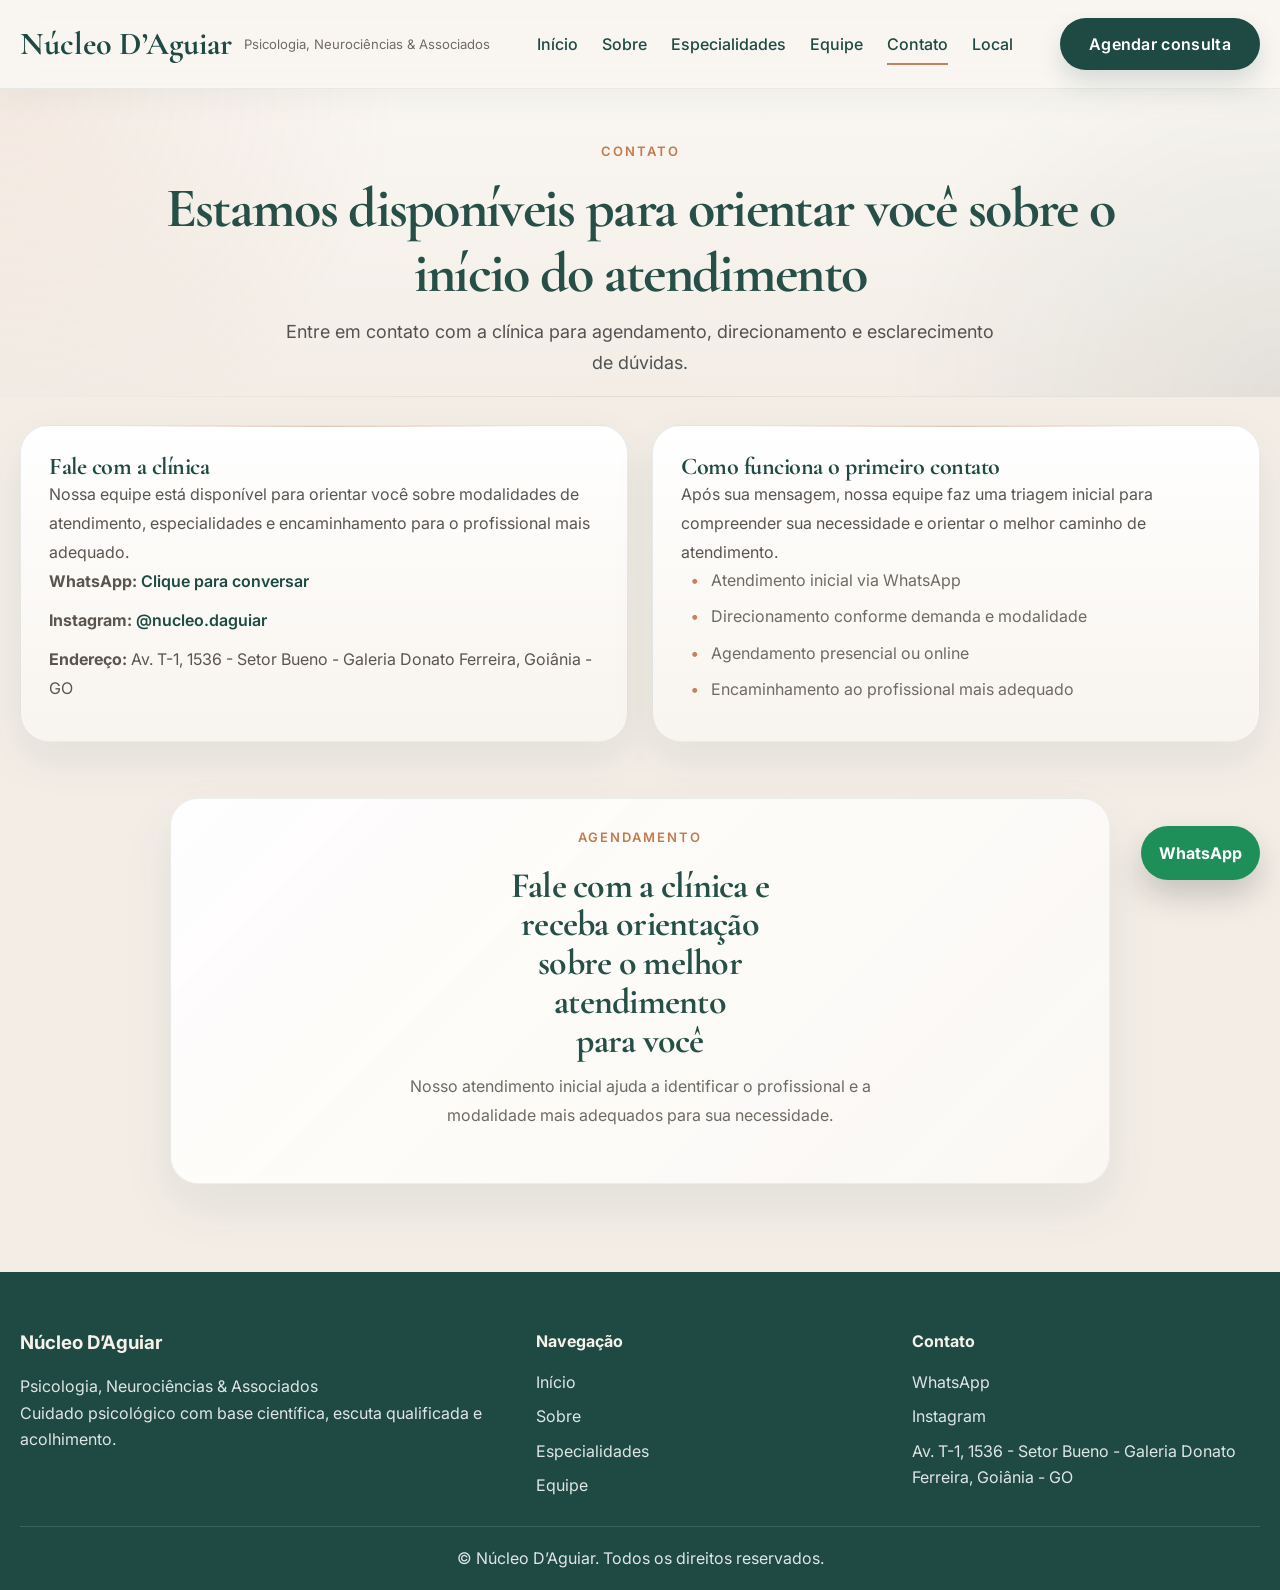
<file: contato.html>
<!DOCTYPE html>
<html lang="pt-BR">
<head>

<link rel="icon" href="favicon.ico" sizes="any" />
<link rel="icon" type="image/png" sizes="32x32" href="assets/img/favicon_32.png" />
<link rel="icon" type="image/png" sizes="16x16" href="assets/img/favicon_16.png" />
<link rel="apple-touch-icon" href="assets/img/favicon_128.png" />
  
  <meta charset="UTF-8" />
  <meta name="viewport" content="width=device-width, initial-scale=1.0" />
  <title>Contato | Núcleo D’Aguiar</title>
  <meta name="description" content="Entre em contato com o Núcleo D’Aguiar e agende seu atendimento psicológico em Goiânia." />
  <link rel="preconnect" href="https://fonts.googleapis.com">
  <link rel="preconnect" href="https://fonts.gstatic.com" crossorigin>
  <link href="https://fonts.googleapis.com/css2?family=Cormorant+Garamond:wght@500;600;700&family=Inter:wght@300;400;500;600;700&display=swap" rel="stylesheet">
  <link rel="stylesheet" href="assets/css/style.css" />
</head>
<body class="page-contato">
  <header class="site-header">
    <div class="container header-wrap">
      <a href="index.html" class="brand" aria-label="Página inicial do Núcleo D’Aguiar">
        <span class="brand-title">Núcleo D’Aguiar</span>
        <span class="brand-subtitle">Psicologia, Neurociências & Associados</span>
      </a>

      <button class="menu-toggle" aria-label="Abrir menu" aria-expanded="false" aria-controls="menu-principal">☰</button>

      <nav class="main-nav" id="menu-principal">
        <a href="index.html">Início</a>
        <a href="sobre.html">Sobre</a>
        <a href="especialidades.html">Especialidades</a>
        <a href="equipe.html">Equipe</a>
        <a href="contato.html" class="active">Contato</a>
        <a href="local.html">Local</a>
      </nav>

      <a href="https://wa.me/5562991787997" target="_blank" class="btn btn-primary desktop-cta">Agendar consulta</a>
    </div>
  </header>

  <main>
    <section class="page-hero">
      <div class="container fade-up">
        <span class="eyebrow">Contato</span>
        <h1>Estamos disponíveis para orientar você sobre o início do atendimento</h1>
        <p>Entre em contato com a clínica para agendamento, direcionamento e esclarecimento de dúvidas.</p>
      </div>
    </section>

    <section class="page-section contato-main-section">
      <div class="container">
        <div class="cards-grid cards-2 contato-grid">
          <article class="content-card">
            <h2>Fale com a clínica</h2>
            <p>
              Nossa equipe está disponível para orientar você sobre modalidades de atendimento,
              especialidades e encaminhamento para o profissional mais adequado.
            </p>

            <div class="contact-list">
              <p><strong>WhatsApp:</strong> <a href="https://wa.me/5562991787997" target="_blank">Clique para conversar</a></p>
              <p><strong>Instagram:</strong> <a href="https://instagram.com/nucleo.daguiar" target="_blank">@nucleo.daguiar</a></p>
              <p><strong>Endereço:</strong> Av. T-1, 1536 - Setor Bueno - Galeria Donato Ferreira, Goiânia - GO</p>
            </div>
          </article>

          <article class="content-card">
            <h2>Como funciona o primeiro contato</h2>
            <p>
              Após sua mensagem, nossa equipe faz uma triagem inicial para compreender sua necessidade
              e orientar o melhor caminho de atendimento.
            </p>

            <ul class="styled-list">
              <li>Atendimento inicial via WhatsApp</li>
              <li>Direcionamento conforme demanda e modalidade</li>
              <li>Agendamento presencial ou online</li>
              <li>Encaminhamento ao profissional mais adequado</li>
            </ul>
          </article>
        </div>
      </div>
    </section>

    <section class="cta-section contato-cta-section">
      <div class="container cta-box fade-up">
        <div>
          <span class="eyebrow">Agendamento</span>
          <h2>Fale com a clínica e receba orientação sobre o melhor atendimento para você</h2>
          <p>Nosso atendimento inicial ajuda a identificar o profissional e a modalidade mais adequados para sua necessidade.</p>
        </div>
      </div>
    </section>
  </main>

  <footer class="site-footer">
    <div class="container footer-grid">
      <div>
        <h3>Núcleo D’Aguiar</h3>
        <p>Psicologia, Neurociências & Associados</p>
        <p>Cuidado psicológico com base científica, escuta qualificada e acolhimento.</p>
      </div>

      <div>
        <h4>Navegação</h4>
        <ul>
          <li><a href="index.html">Início</a></li>
          <li><a href="sobre.html">Sobre</a></li>
          <li><a href="especialidades.html">Especialidades</a></li>
          <li><a href="equipe.html">Equipe</a></li>
        </ul>
      </div>

      <div>
        <h4>Contato</h4>
        <ul>
          <li><a href="https://wa.me/5562991787997" target="_blank">WhatsApp</a></li>
          <li><a href="https://instagram.com/nucleo.daguiar" target="_blank">Instagram</a></li>
          <li>Av. T-1, 1536 - Setor Bueno - Galeria Donato Ferreira, Goiânia - GO</li>
        </ul>
      </div>
    </div>

    <div class="container footer-bottom">
      <p>© Núcleo D’Aguiar. Todos os direitos reservados.</p>
    </div>
  </footer>

  <a href="https://wa.me/5562991787997" target="_blank" class="floating-whatsapp" aria-label="Falar no WhatsApp">WhatsApp</a>
  <script src="assets/js/script.js"></script>
</body>
</html>
</file>
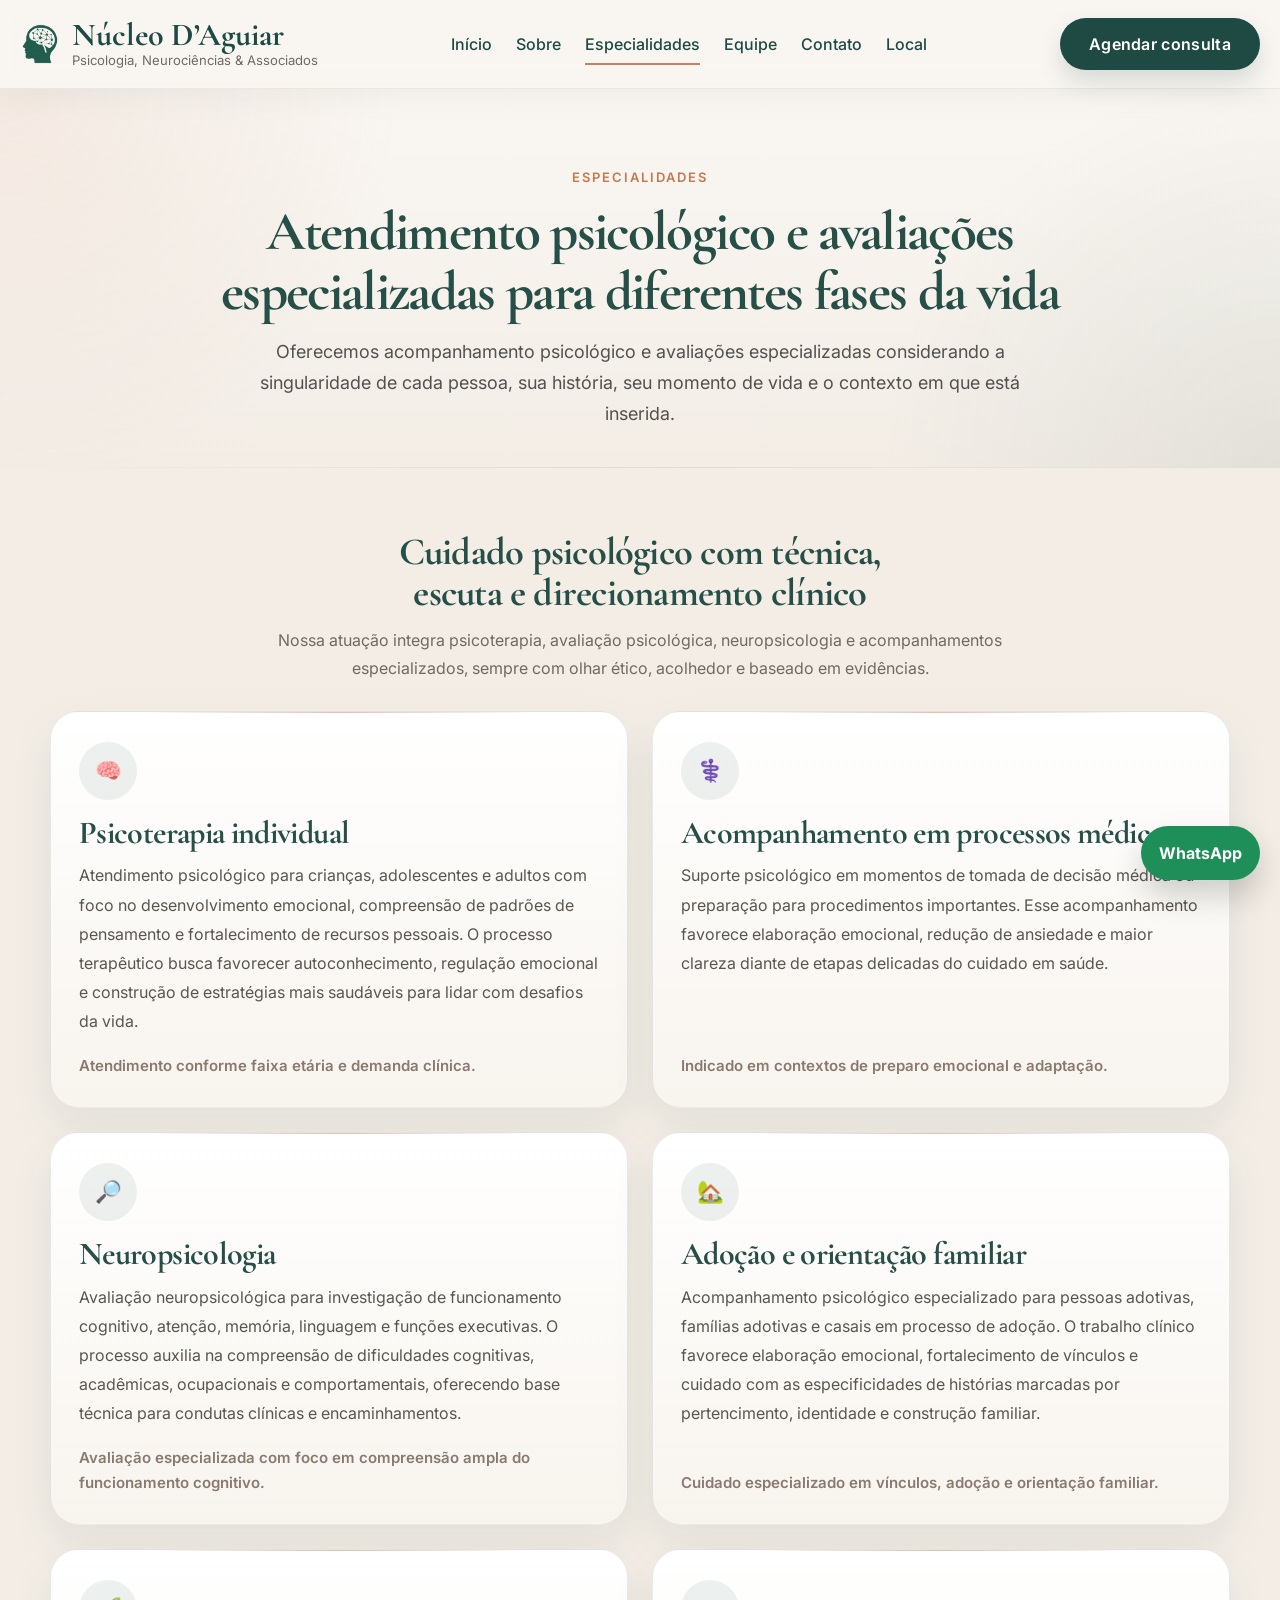
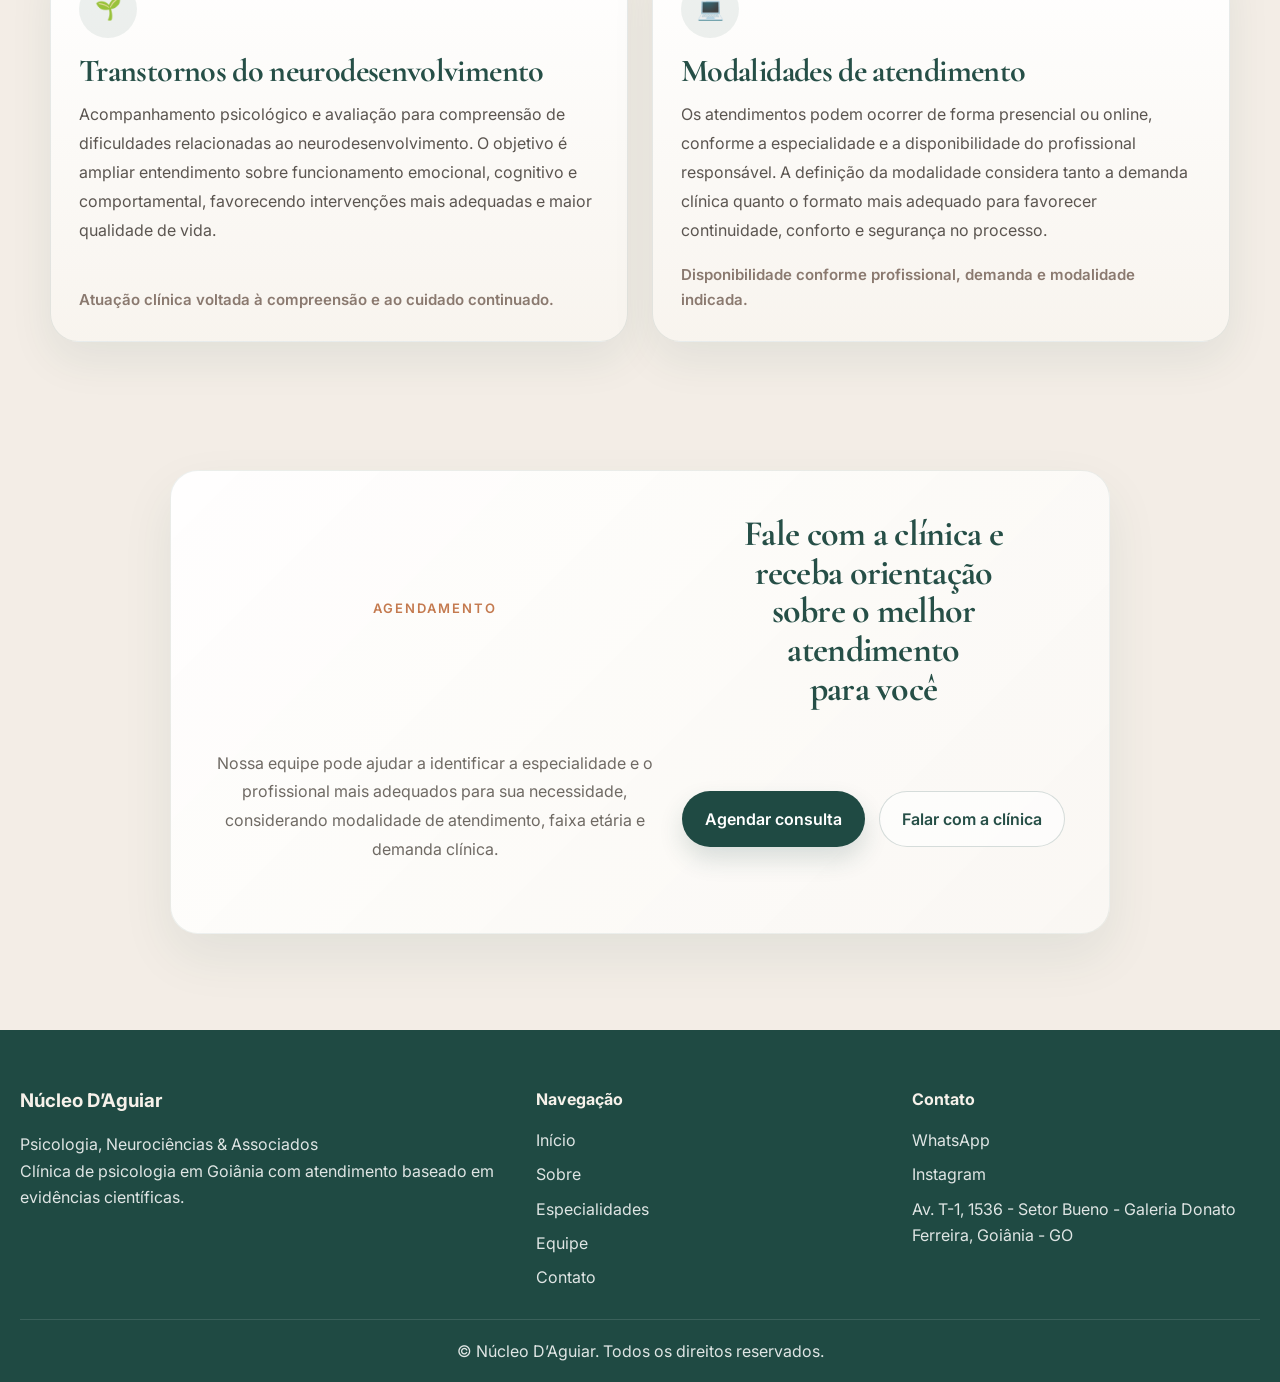
<file: especialidades.html>
<!DOCTYPE html>
<html lang="pt-BR">
<head>
  <meta charset="UTF-8" />
  <meta name="viewport" content="width=device-width, initial-scale=1.0" />

  <title>Especialidades | Núcleo D’Aguiar – Psicologia em Goiânia</title>
  <meta name="description" content="Conheça as especialidades do Núcleo D’Aguiar, clínica de psicologia em Goiânia com psicoterapia, neuropsicologia, avaliações psicológicas e acompanhamento especializado para diferentes fases da vida." />
  <meta name="keywords" content="psicoterapia em Goiânia, neuropsicologia Goiânia, avaliação psicológica Goiânia, avaliação neuropsicológica Goiânia, orientação vocacional Goiânia, psicólogo online, clínica de psicologia Goiânia" />
  <meta name="author" content="Núcleo D’Aguiar" />
  <meta name="robots" content="index, follow" />
  <meta name="theme-color" content="#1F4A43" />

  <link rel="canonical" href="https://nucleodaguiar.github.io/nucleodaguiar-site/especialidades.html" />

  <link rel="preconnect" href="https://fonts.googleapis.com" />
  <link rel="preconnect" href="https://fonts.gstatic.com" crossorigin />
  <link href="https://fonts.googleapis.com/css2?family=Cormorant+Garamond:wght@500;600;700&family=Inter:wght@300;400;500;600;700&display=swap" rel="stylesheet" />
  <link rel="stylesheet" href="assets/css/style.css" />

  <link rel="icon" href="favicon.ico" sizes="any" />
  <link rel="icon" type="image/png" sizes="16x16" href="assets/img/favicon_16.png" />
  <link rel="icon" type="image/png" sizes="32x32" href="assets/img/favicon_32.png" />
  <link rel="apple-touch-icon" sizes="128x128" href="assets/img/favicon_128.png" />

  <meta property="og:type" content="website" />
  <meta property="og:locale" content="pt_BR" />
  <meta property="og:site_name" content="Núcleo D’Aguiar" />
  <meta property="og:title" content="Especialidades | Núcleo D’Aguiar – Psicologia em Goiânia" />
  <meta property="og:description" content="Psicoterapia, neuropsicologia e avaliações especializadas em Goiânia para crianças, adolescentes e adultos." />
  <meta property="og:url" content="https://nucleodaguiar.github.io/nucleodaguiar-site/especialidades.html" />
  <meta property="og:image" content="https://nucleodaguiar.github.io/nucleodaguiar-site/assets/img/icone_header_256.png" />

  <meta name="twitter:card" content="summary_large_image" />
  <meta name="twitter:title" content="Especialidades | Núcleo D’Aguiar – Psicologia em Goiânia" />
  <meta name="twitter:description" content="Psicoterapia, neuropsicologia e avaliações especializadas em Goiânia para diferentes fases da vida." />
  <meta name="twitter:image" content="https://nucleodaguiar.github.io/nucleodaguiar-site/assets/img/icone_header_256.png" />

  <!-- Google tag (gtag.js) -->
  <script async src="https://www.googletagmanager.com/gtag/js?id=AW-17385598203"></script>
  <script>
    window.dataLayer = window.dataLayer || [];
    function gtag(){dataLayer.push(arguments);}
    gtag('js', new Date());
    gtag('config', 'AW-17385598203');
  </script>

  <!-- Event snippet for Clique WhatsApp – Núcleo D’Aguiar -->
  <script>
    function gtag_report_conversion(url) {
      var callback = function () {
        if (typeof(url) !== 'undefined') {
          window.open(url, '_blank', 'noopener,noreferrer');
        }
      };
      gtag('event', 'conversion', {
        'send_to': 'AW-17385598203/TA3UCOS7_4kcEPvZjOJA',
        'event_callback': callback
      });
      return false;
    }
  </script>

  <style>
    .page-especialidades .page-hero {
      position: relative;
      padding: 78px 0 38px;
      background:
        radial-gradient(circle at top left, rgba(196, 130, 98, 0.11) 0%, rgba(196, 130, 98, 0) 30%),
        radial-gradient(circle at bottom right, rgba(31, 74, 67, 0.08) 0%, rgba(31, 74, 67, 0) 30%),
        linear-gradient(180deg, rgba(250, 247, 243, 0.95), rgba(243, 237, 230, 0));
      overflow: hidden;
      text-align: center;
    }

    .page-especialidades .page-hero::after {
      content: "";
      position: absolute;
      inset: auto 0 0 0;
      height: 1px;
      background: linear-gradient(90deg, rgba(31, 74, 67, 0), rgba(31, 74, 67, 0.10), rgba(31, 74, 67, 0));
    }

    .page-especialidades .page-hero .container {
      max-width: 1180px;
      position: relative;
      z-index: 1;
    }

    .page-especialidades .page-hero .eyebrow {
      margin-bottom: 14px;
    }

    .hero-title {
      max-width: 1080px;
      margin: 0 auto 16px;
      font-family: "Cormorant Garamond", serif;
      font-size: clamp(42px, 4.3vw, 64px);
      line-height: 1.08;
      letter-spacing: -0.03em;
      text-align: center;
      color: #264f47;
      text-wrap: balance;
    }

    .page-especialidades .page-hero p {
      max-width: 780px;
      margin: 0 auto;
      font-size: 18px;
      line-height: 1.72;
      color: rgba(47, 47, 47, 0.82);
    }

    .especialidades-wrap {
      max-width: 1180px;
      margin: 0 auto;
    }

    .especialidades-intro {
      max-width: 860px;
      margin: 0 auto 28px;
      text-align: center;
    }

    .especialidades-intro h2 {
      margin-bottom: 12px;
      font-family: "Cormorant Garamond", serif;
      font-size: clamp(2.1rem, 3vw, 3rem);
      line-height: 1.06;
      letter-spacing: -0.02em;
      color: #264f47;
    }

    .especialidades-intro p {
      color: #6f6a64;
      line-height: 1.78;
    }

    .specialties-grid-premium {
      display: grid;
      grid-template-columns: repeat(2, minmax(0, 1fr));
      gap: 24px;
      align-items: stretch;
    }

    .specialty-card-premium {
      position: relative;
      display: flex;
      flex-direction: column;
      min-height: 100%;
      padding: 30px 28px 28px;
      background: linear-gradient(180deg, rgba(255, 255, 255, 0.985) 0%, rgba(248, 244, 238, 0.985) 100%);
      border: 1px solid rgba(31, 74, 67, 0.10);
      border-radius: 28px;
      box-shadow: 0 18px 44px rgba(31, 74, 67, 0.08);
      overflow: hidden;
      transition:
        transform 0.32s ease,
        box-shadow 0.32s ease,
        border-color 0.32s ease;
    }

    .specialty-card-premium::before {
      content: "";
      position: absolute;
      top: 0;
      left: 16%;
      width: 68%;
      height: 1px;
      background: linear-gradient(90deg, rgba(196, 130, 98, 0), rgba(196, 130, 98, 0.5), rgba(196, 130, 98, 0));
    }

    .specialty-card-premium:hover {
      transform: translateY(-6px);
      box-shadow: 0 26px 54px rgba(31, 74, 67, 0.12);
      border-color: rgba(31, 74, 67, 0.16);
    }

    .specialty-icon {
      display: flex;
      align-items: center;
      justify-content: center;
      width: 58px;
      height: 58px;
      margin-bottom: 1rem;
      border-radius: 50%;
      background: rgba(31, 74, 67, 0.08);
      color: #264f47;
      font-size: 1.35rem;
      transition:
        transform 0.32s ease,
        background 0.32s ease;
    }

    .specialty-card-premium:hover .specialty-icon {
      transform: scale(1.05);
      background: rgba(31, 74, 67, 0.12);
    }

    .specialty-card-premium h2 {
      margin-bottom: 12px;
      font-family: "Cormorant Garamond", serif;
      font-size: clamp(2rem, 2.2vw, 2.4rem);
      line-height: 1.06;
      letter-spacing: -0.02em;
      color: #264f47;
    }

    .specialty-card-premium p {
      color: #5b5550;
      line-height: 1.82;
    }

    .specialty-note {
      margin-top: auto;
      padding-top: 18px;
      color: #8a796f;
      font-size: 0.94rem;
      font-weight: 600;
    }

    .cta-specialties {
      max-width: 940px;
      margin: 0 auto;
      padding: clamp(28px, 4vw, 44px);
      background: linear-gradient(135deg, rgba(255,255,255,0.94), rgba(250,247,243,0.98));
      border: 1px solid rgba(31,74,67,0.08);
      border-radius: 28px;
      box-shadow: 0 22px 52px rgba(31,74,67,0.08);
      text-align: center;
    }

    .cta-specialties h2 {
      max-width: 17ch;
      margin: 0 auto 12px;
      font-family: "Cormorant Garamond", serif;
      font-size: clamp(2rem, 2.8vw, 2.7rem);
      line-height: 1.08;
      letter-spacing: -0.02em;
      color: #264f47;
    }

    .cta-specialties p {
      max-width: 700px;
      margin: 0 auto 1.6rem;
      color: #6f6a64;
      line-height: 1.8;
    }

    .cta-specialties-actions {
      display: flex;
      justify-content: center;
      gap: 14px;
      flex-wrap: wrap;
    }

    .btn-outline-soft {
      display: inline-flex;
      align-items: center;
      justify-content: center;
      padding: 14px 22px;
      border: 1px solid rgba(31, 74, 67, 0.18);
      border-radius: 999px;
      background: rgba(255, 255, 255, 0.60);
      color: #264f47;
      font-weight: 600;
      transition:
        transform 0.28s ease,
        background 0.28s ease,
        border-color 0.28s ease;
    }

    .btn-outline-soft:hover {
      transform: translateY(-2px);
      background: rgba(255, 255, 255, 0.88);
      border-color: rgba(31, 74, 67, 0.28);
    }

    @media (max-width: 900px) {
      .specialties-grid-premium {
        grid-template-columns: 1fr;
      }
    }

    @media (max-width: 768px) {
      .page-especialidades .page-hero {
        padding: 54px 0 24px;
      }

      .hero-title {
        max-width: 95%;
        font-size: 34px;
        line-height: 1.16;
      }

      .page-especialidades .page-hero p {
        max-width: 92%;
        font-size: 16px;
      }

      .specialty-card-premium {
        padding: 26px 20px 24px;
        border-radius: 22px;
      }

      .specialty-card-premium h2 {
        font-size: 2rem;
      }

      .cta-specialties {
        padding: 24px 18px;
        border-radius: 22px;
      }

      .cta-specialties-actions {
        flex-direction: column;
      }

      .cta-specialties-actions .btn,
      .cta-specialties-actions .btn-outline-soft {
        width: 100%;
      }
    }
  </style>
</head>

<body class="page-especialidades">
  <header class="site-header">
    <div class="container header-wrap">
      <a href="index.html" class="brand" aria-label="Página inicial do Núcleo D’Aguiar">
        <img src="assets/img/icone_header_256.png" alt="Ícone Núcleo D’Aguiar" class="brand-icon" />
        <div class="brand-text">
          <span class="brand-title">Núcleo D’Aguiar</span>
          <span class="brand-subtitle">Psicologia, Neurociências & Associados</span>
        </div>
      </a>

      <button class="menu-toggle" aria-label="Abrir menu" aria-expanded="false" aria-controls="menu-principal">☰</button>

      <nav class="main-nav" id="menu-principal">
        <a href="index.html">Início</a>
        <a href="sobre.html">Sobre</a>
        <a href="especialidades.html" class="active">Especialidades</a>
        <a href="equipe.html">Equipe</a>
        <a href="contato.html">Contato</a>
        <a href="local.html">Local</a>
      </nav>

      <a href="https://wa.me/5562991787997"
         target="_blank"
         rel="noopener noreferrer"
         class="btn btn-primary desktop-cta"
         onclick="return gtag_report_conversion('https://wa.me/5562991787997');">
        Agendar consulta
      </a>
    </div>
  </header>

  <main>
    <section class="page-hero">
      <div class="container fade-up">
        <span class="eyebrow">Especialidades</span>
        <h1 class="hero-title">Atendimento psicológico e avaliações especializadas para diferentes fases da vida</h1>
        <p>
          Oferecemos acompanhamento psicológico e avaliações especializadas considerando a singularidade de cada pessoa, sua história, seu momento de vida e o contexto em que está inserida.
        </p>
      </div>
    </section>

    <section class="page-section">
      <div class="container especialidades-wrap">
        <div class="especialidades-intro fade-up">
          <h2>Cuidado psicológico com técnica, escuta e direcionamento clínico</h2>
          <p>
            Nossa atuação integra psicoterapia, avaliação psicológica, neuropsicologia e acompanhamentos especializados, sempre com olhar ético, acolhedor e baseado em evidências.
          </p>
        </div>

        <div class="specialties-grid-premium fade-up">

          <article class="specialty-card-premium">
            <div class="specialty-icon">🧠</div>
            <h2>Psicoterapia individual</h2>
            <p>
              Atendimento psicológico para crianças, adolescentes e adultos com foco no desenvolvimento emocional, compreensão de padrões de pensamento e fortalecimento de recursos pessoais. O processo terapêutico busca favorecer autoconhecimento, regulação emocional e construção de estratégias mais saudáveis para lidar com desafios da vida.
            </p>
            <div class="specialty-note">Atendimento conforme faixa etária e demanda clínica.</div>
          </article>

          <article class="specialty-card-premium">
            <div class="specialty-icon">⚕️</div>
            <h2>Acompanhamento em processos médicos</h2>
            <p>
              Suporte psicológico em momentos de tomada de decisão médica ou preparação para procedimentos importantes. Esse acompanhamento favorece elaboração emocional, redução de ansiedade e maior clareza diante de etapas delicadas do cuidado em saúde.
            </p>
            <div class="specialty-note">Indicado em contextos de preparo emocional e adaptação.</div>
          </article>

          <article class="specialty-card-premium">
            <div class="specialty-icon">🔎</div>
            <h2>Neuropsicologia</h2>
            <p>
              Avaliação neuropsicológica para investigação de funcionamento cognitivo, atenção, memória, linguagem e funções executivas. O processo auxilia na compreensão de dificuldades cognitivas, acadêmicas, ocupacionais e comportamentais, oferecendo base técnica para condutas clínicas e encaminhamentos.
            </p>
            <div class="specialty-note">Avaliação especializada com foco em compreensão ampla do funcionamento cognitivo.</div>
          </article>

          <article class="specialty-card-premium">
            <div class="specialty-icon">🏡</div>
            <h2>Adoção e orientação familiar</h2>
            <p>
              Acompanhamento psicológico especializado para pessoas adotivas, famílias adotivas e casais em processo de adoção. O trabalho clínico favorece elaboração emocional, fortalecimento de vínculos e cuidado com as especificidades de histórias marcadas por pertencimento, identidade e construção familiar.
            </p>
            <div class="specialty-note">Cuidado especializado em vínculos, adoção e orientação familiar.</div>
          </article>

          <article class="specialty-card-premium">
            <div class="specialty-icon">🌱</div>
            <h2>Transtornos do neurodesenvolvimento</h2>
            <p>
              Acompanhamento psicológico e avaliação para compreensão de dificuldades relacionadas ao neurodesenvolvimento. O objetivo é ampliar entendimento sobre funcionamento emocional, cognitivo e comportamental, favorecendo intervenções mais adequadas e maior qualidade de vida.
            </p>
            <div class="specialty-note">Atuação clínica voltada à compreensão e ao cuidado continuado.</div>
          </article>

          <article class="specialty-card-premium">
            <div class="specialty-icon">💻</div>
            <h2>Modalidades de atendimento</h2>
            <p>
              Os atendimentos podem ocorrer de forma presencial ou online, conforme a especialidade e a disponibilidade do profissional responsável. A definição da modalidade considera tanto a demanda clínica quanto o formato mais adequado para favorecer continuidade, conforto e segurança no processo.
            </p>
            <div class="specialty-note">Disponibilidade conforme profissional, demanda e modalidade indicada.</div>
          </article>

        </div>
      </div>
    </section>

    <section class="cta-section">
      <div class="container">
        <div class="cta-specialties fade-up">
          <span class="eyebrow">Agendamento</span>
          <h2>Fale com a clínica e receba orientação sobre o melhor atendimento para você</h2>
          <p>
            Nossa equipe pode ajudar a identificar a especialidade e o profissional mais adequados para sua necessidade, considerando modalidade de atendimento, faixa etária e demanda clínica.
          </p>

          <div class="cta-specialties-actions">
            <a href="https://wa.me/5562991787997"
               target="_blank"
               rel="noopener noreferrer"
               class="btn btn-primary"
               onclick="return gtag_report_conversion('https://wa.me/5562991787997');">Agendar consulta</a>
            <a href="contato.html" class="btn-outline-soft">Falar com a clínica</a>
          </div>
        </div>
      </div>
    </section>
  </main>

  <footer class="site-footer">
    <div class="container footer-grid">
      <div>
        <h3>Núcleo D’Aguiar</h3>
        <p>Psicologia, Neurociências & Associados</p>
        <p>Clínica de psicologia em Goiânia com atendimento baseado em evidências científicas.</p>
      </div>

      <div>
        <h4>Navegação</h4>
        <ul>
          <li><a href="index.html">Início</a></li>
          <li><a href="sobre.html">Sobre</a></li>
          <li><a href="especialidades.html">Especialidades</a></li>
          <li><a href="equipe.html">Equipe</a></li>
          <li><a href="contato.html">Contato</a></li>
        </ul>
      </div>

      <div>
        <h4>Contato</h4>
        <ul>
          <li><a href="https://wa.me/5562991787997"
                 target="_blank"
                 rel="noopener noreferrer"
                 onclick="return gtag_report_conversion('https://wa.me/5562991787997');">WhatsApp</a></li>
          <li><a href="https://instagram.com/nucleo.daguiar" target="_blank" rel="noopener noreferrer">Instagram</a></li>
          <li>Av. T-1, 1536 - Setor Bueno - Galeria Donato Ferreira, Goiânia - GO</li>
        </ul>
      </div>
    </div>

    <div class="container footer-bottom">
      <p>© Núcleo D’Aguiar. Todos os direitos reservados.</p>
    </div>
  </footer>

  <a href="https://wa.me/5562991787997"
     target="_blank"
     rel="noopener noreferrer"
     class="floating-whatsapp"
     aria-label="Falar no WhatsApp"
     onclick="return gtag_report_conversion('https://wa.me/5562991787997');">
    WhatsApp
  </a>

  <script src="assets/js/script.js"></script>
</body>
</html>
</file>
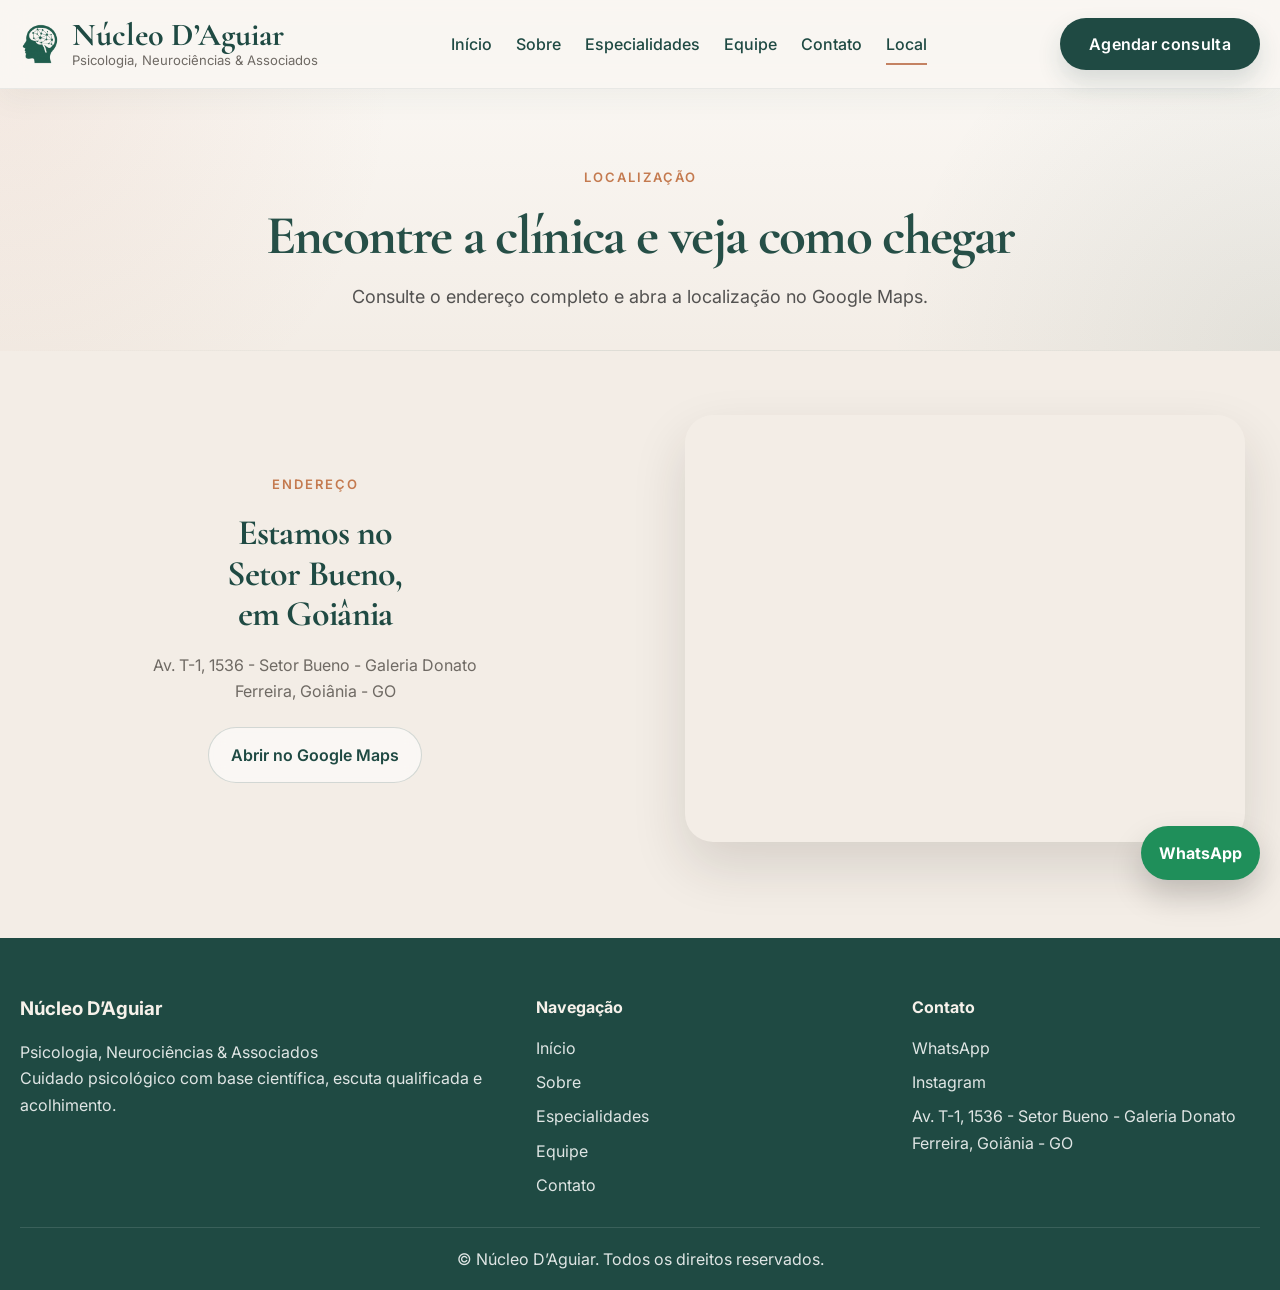
<file: local.html>
<!DOCTYPE html>
<html lang="pt-BR">
<head>
  <meta charset="UTF-8" />
  <meta name="viewport" content="width=device-width, initial-scale=1.0" />

  <title>Localização | Núcleo D’Aguiar</title>
  <meta name="description" content="Veja a localização do Núcleo D’Aguiar em Goiânia e acesse o mapa da clínica." />
  <meta name="keywords" content="localização psicólogo Goiânia, clínica de psicologia Setor Bueno, endereço Núcleo D’Aguiar, mapa clínica Goiânia" />
  <meta name="author" content="Núcleo D’Aguiar" />
  <meta name="robots" content="index, follow" />
  <meta name="theme-color" content="#1F4A43" />

  <link rel="canonical" href="https://nucleodaguiar.github.io/nucleo-daguiar-site/local.html" />

  <link rel="preconnect" href="https://fonts.googleapis.com" />
  <link rel="preconnect" href="https://fonts.gstatic.com" crossorigin />
  <link href="https://fonts.googleapis.com/css2?family=Cormorant+Garamond:wght@500;600;700&family=Inter:wght@300;400;500;600;700&display=swap" rel="stylesheet" />
  <link rel="stylesheet" href="assets/css/style.css" />

  <!-- Favicon principal -->
  <link rel="icon" href="favicon.ico" sizes="any" />
  <link rel="icon" type="image/png" sizes="32x32" href="assets/img/favicon_32.png" />
  <link rel="icon" type="image/png" sizes="16x16" href="assets/img/favicon_16.png" />
  <link rel="apple-touch-icon" href="assets/img/favicon_128.png" />

  <!-- Open Graph -->
  <meta property="og:type" content="website" />
  <meta property="og:title" content="Localização | Núcleo D’Aguiar" />
  <meta property="og:description" content="Veja a localização do Núcleo D’Aguiar em Goiânia e acesse o mapa da clínica." />
  <meta property="og:url" content="https://nucleodaguiar.github.io/nucleo-daguiar-site/local.html" />
  <meta property="og:image" content="https://nucleodaguiar.github.io/nucleo-daguiar-site/assets/img/icone_header_256.png" />
  <meta property="og:locale" content="pt_BR" />

  <!-- Twitter -->
  <meta name="twitter:card" content="summary_large_image" />
  <meta name="twitter:title" content="Localização | Núcleo D’Aguiar" />
  <meta name="twitter:description" content="Veja a localização do Núcleo D’Aguiar em Goiânia e acesse o mapa da clínica." />
  <meta name="twitter:image" content="https://nucleodaguiar.github.io/nucleo-daguiar-site/assets/img/icone_header_256.png" />
</head>
<body class="page-local">
  <header class="site-header">
    <div class="container header-wrap">
      <a href="index.html" class="brand" aria-label="Página inicial do Núcleo D’Aguiar">
        <img src="assets/img/icone_header_256.png" alt="Ícone Núcleo D’Aguiar" class="brand-icon" />
        <div class="brand-text">
          <span class="brand-title">Núcleo D’Aguiar</span>
          <span class="brand-subtitle">Psicologia, Neurociências & Associados</span>
        </div>
      </a>

      <button class="menu-toggle" aria-label="Abrir menu" aria-expanded="false" aria-controls="menu-principal">☰</button>

      <nav class="main-nav" id="menu-principal">
        <a href="index.html">Início</a>
        <a href="sobre.html">Sobre</a>
        <a href="especialidades.html">Especialidades</a>
        <a href="equipe.html">Equipe</a>
        <a href="contato.html">Contato</a>
        <a href="local.html" class="active">Local</a>
      </nav>

      <a href="https://wa.me/5562991787997" target="_blank" rel="noopener noreferrer" class="btn btn-primary desktop-cta">Agendar consulta</a>
    </div>
  </header>

  <main>
    <section class="page-hero">
      <div class="container fade-up">
        <span class="eyebrow">Localização</span>
        <h1>Encontre a clínica e veja como chegar</h1>
        <p>Consulte o endereço completo e abra a localização no Google Maps.</p>
      </div>
    </section>

    <section class="page-section">
      <div class="container split-section fade-up">
        <div class="section-copy">
          <span class="eyebrow">Endereço</span>
          <h2>Estamos no Setor Bueno, em Goiânia</h2>
          <p>Av. T-1, 1536 - Setor Bueno - Galeria Donato Ferreira, Goiânia - GO</p>
          <div class="hero-actions">
            <a href="https://maps.app.goo.gl/ekH7ZqNXtSfvfyAc9" target="_blank" rel="noopener noreferrer" class="btn btn-secondary">Abrir no Google Maps</a>
          </div>
        </div>

        <div class="map-box">
          <iframe
            src="https://www.google.com/maps/embed?pb=!1m18!1m12!1m3!1d3821.5735804825417!2d-49.273861!3d-16.698208699999995!2m3!1f0!2f0!3f0!3m2!1i1024!2i768!4f13.1!3m3!1m2!1s0x935ef149ebe3be7b%3A0x87077531e3fd5598!2sN%C3%BAcleo%20D&#39;Aguiar%20-%20Psicologia%2C%20Neuroci%C3%AAncias%20%26%20Associados!5e0!3m2!1spt-BR!2sbr!4v1773277249448!5m2!1spt-BR!2sbr"
            loading="lazy"
            allowfullscreen=""
            referrerpolicy="no-referrer-when-downgrade"
            title="Mapa da localização do Núcleo D’Aguiar">
          </iframe>
        </div>
      </div>
    </section>
  </main>

  <footer class="site-footer">
    <div class="container footer-grid">
      <div>
        <h3>Núcleo D’Aguiar</h3>
        <p>Psicologia, Neurociências & Associados</p>
        <p>Cuidado psicológico com base científica, escuta qualificada e acolhimento.</p>
      </div>

      <div>
        <h4>Navegação</h4>
        <ul>
          <li><a href="index.html">Início</a></li>
          <li><a href="sobre.html">Sobre</a></li>
          <li><a href="especialidades.html">Especialidades</a></li>
          <li><a href="equipe.html">Equipe</a></li>
          <li><a href="contato.html">Contato</a></li>
        </ul>
      </div>

      <div>
        <h4>Contato</h4>
        <ul>
          <li><a href="https://wa.me/5562991787997" target="_blank" rel="noopener noreferrer">WhatsApp</a></li>
          <li><a href="https://instagram.com/nucleo.daguiar" target="_blank" rel="noopener noreferrer">Instagram</a></li>
          <li>Av. T-1, 1536 - Setor Bueno - Galeria Donato Ferreira, Goiânia - GO</li>
        </ul>
      </div>
    </div>

    <div class="container footer-bottom">
      <p>© Núcleo D’Aguiar. Todos os direitos reservados.</p>
    </div>
  </footer>

  <a href="https://wa.me/5562991787997" target="_blank" rel="noopener noreferrer" class="floating-whatsapp" aria-label="Falar no WhatsApp">WhatsApp</a>

  <script src="assets/js/script.js"></script>
</body>
</html>
</file>
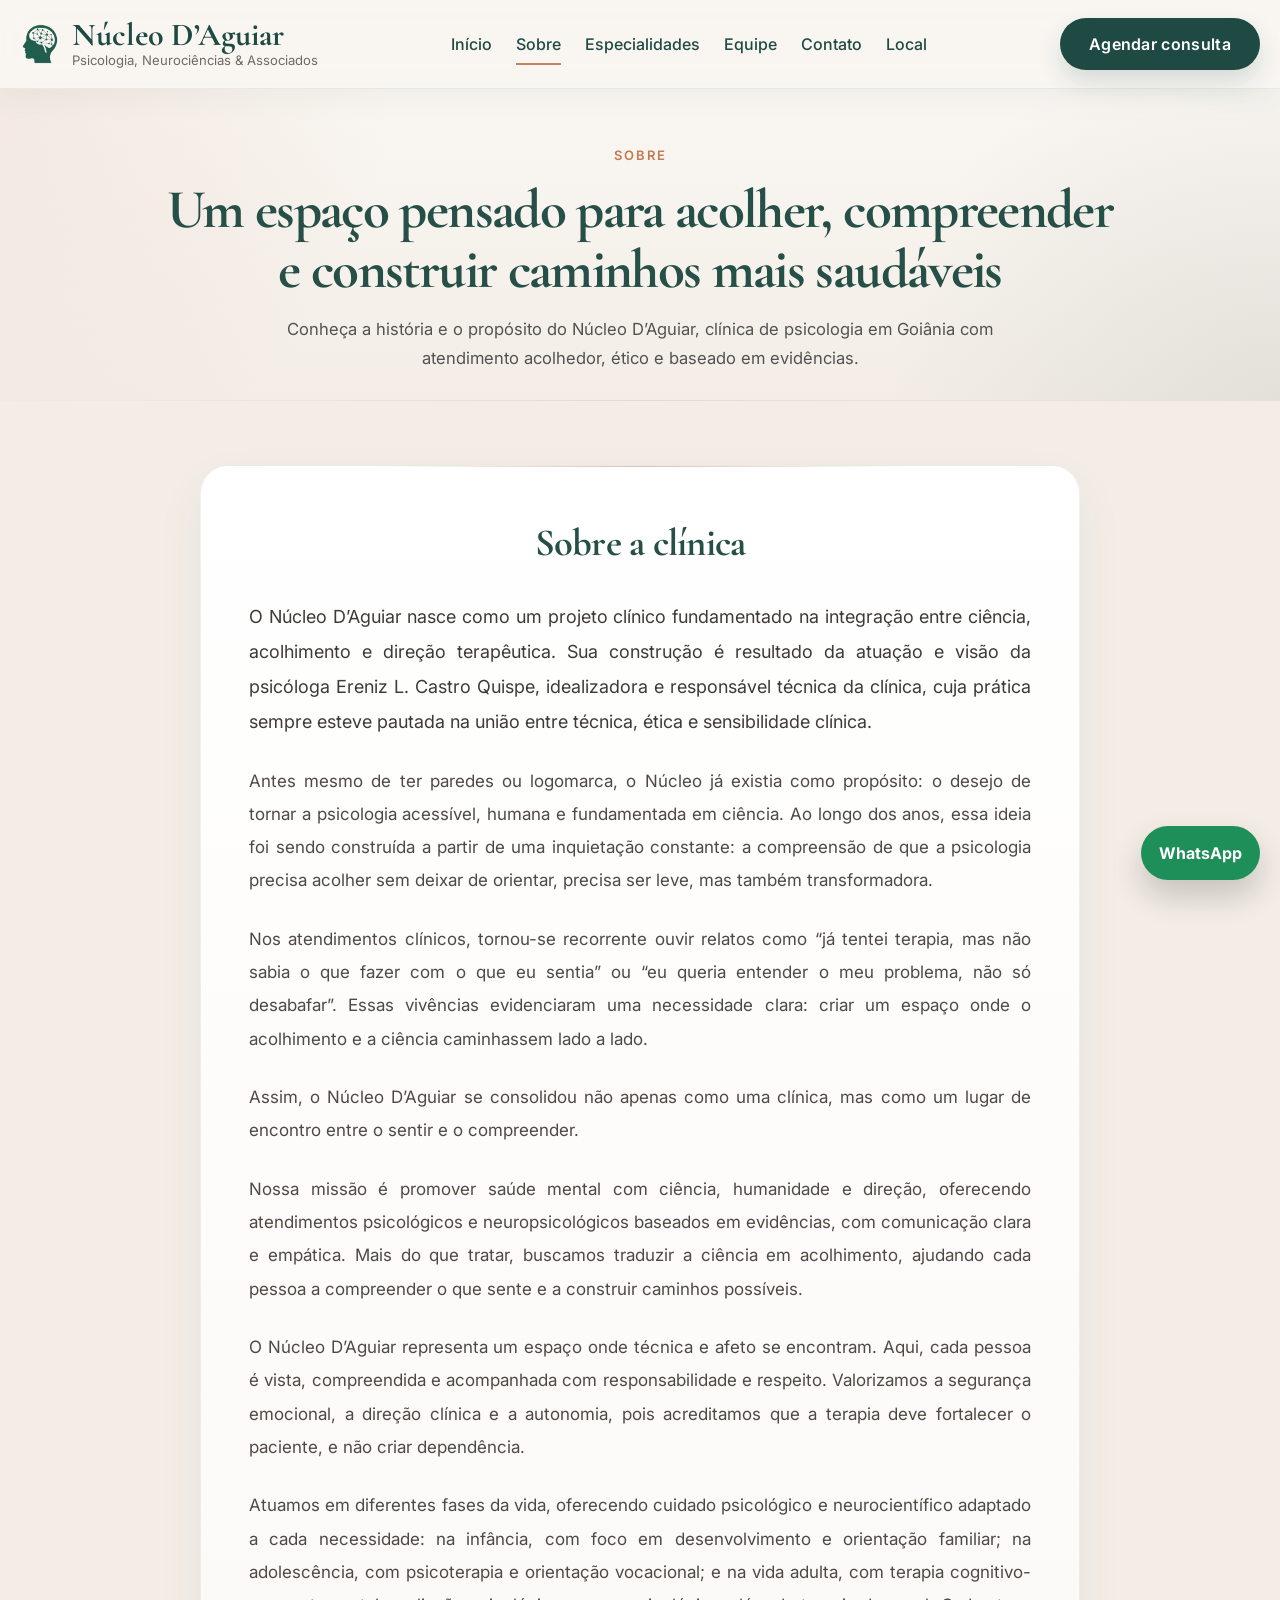
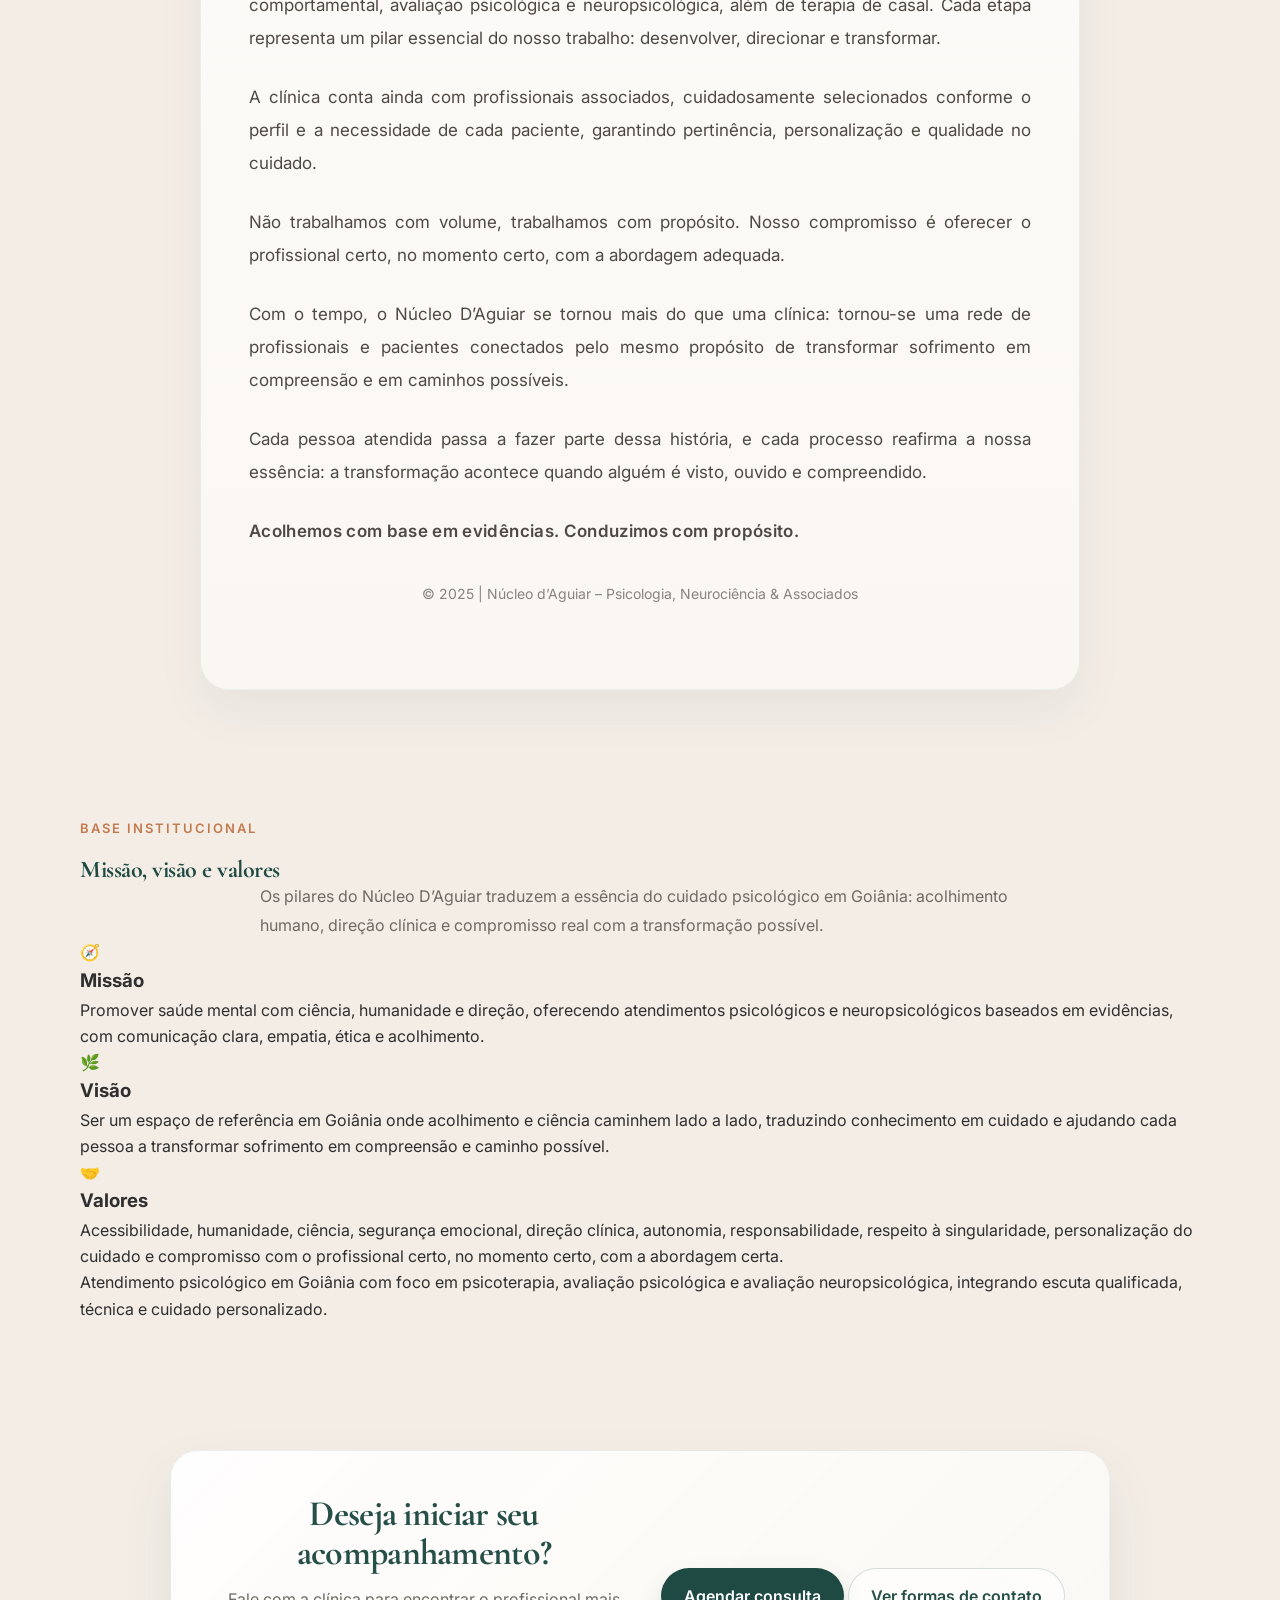
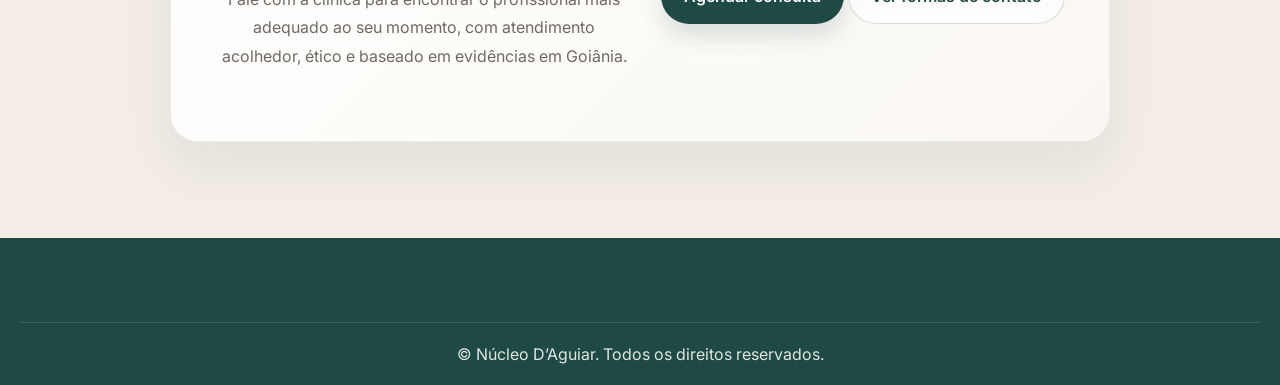
<file: sobre.html>
<!DOCTYPE html>
<html lang="pt-BR">

<head>
  <meta charset="UTF-8">
  <meta name="viewport" content="width=device-width, initial-scale=1.0">

  <title>Sobre | Núcleo D’Aguiar – Psicologia em Goiânia</title>
  <meta name="description" content="Conheça a história, missão, visão e valores do Núcleo D’Aguiar, clínica de psicologia em Goiânia especializada em terapia cognitivo-comportamental e avaliação neuropsicológica.">
  <meta name="keywords" content="psicólogo em Goiânia, clínica de psicologia Goiânia, avaliação neuropsicológica Goiânia, terapia cognitivo-comportamental Goiânia, Núcleo D’Aguiar">
  <meta name="author" content="Núcleo D’Aguiar">
  <meta name="robots" content="index, follow">
  <meta name="theme-color" content="#1F4A43">

  <link rel="canonical" href="https://www.nucleodaguiar.com.br/sobre.html">

  <link rel="icon" href="favicon.ico" sizes="any">
  <link rel="icon" type="image/png" sizes="16x16" href="assets/img/favicon_16.png">
  <link rel="icon" type="image/png" sizes="32x32" href="assets/img/favicon_32.png">
  <link rel="apple-touch-icon" sizes="128x128" href="assets/img/favicon_128.png">

  <meta property="og:type" content="website">
  <meta property="og:locale" content="pt_BR">
  <meta property="og:site_name" content="Núcleo D’Aguiar">
  <meta property="og:title" content="Sobre | Núcleo D’Aguiar – Psicologia em Goiânia">
  <meta property="og:description" content="Conheça a história, missão, visão e valores do Núcleo D’Aguiar, clínica de psicologia em Goiânia com atendimento acolhedor e baseado em evidências.">
  <meta property="og:url" content="https://www.nucleodaguiar.com.br/sobre.html">
  <meta property="og:image" content="https://www.nucleodaguiar.com.br/assets/img/icone_header_256.png">

  <meta name="twitter:card" content="summary_large_image">
  <meta name="twitter:title" content="Sobre | Núcleo D’Aguiar – Psicologia em Goiânia">
  <meta name="twitter:description" content="Conheça a história e o propósito do Núcleo D’Aguiar, clínica de psicologia em Goiânia.">
  <meta name="twitter:image" content="https://www.nucleodaguiar.com.br/assets/img/icone_header_256.png">

  <link rel="preconnect" href="https://fonts.googleapis.com">
  <link rel="preconnect" href="https://fonts.gstatic.com" crossorigin>
  <link rel="preload" as="image" href="assets/img/icone_header_256.png">
  <link href="https://fonts.googleapis.com/css2?family=Cormorant+Garamond:wght@500;600;700&family=Inter:wght@300;400;500;600;700&display=swap" rel="stylesheet">

  <link rel="stylesheet" href="assets/css/style.css">

  <meta name="google-site-verification" content="Fq9XzqXIuJSj0qs8DI8PtxM16mHTPF0xlq18RUUmvxI" />

  <script async src="https://www.googletagmanager.com/gtag/js?id=AW-17385598203"></script>
  <script>
    window.dataLayer = window.dataLayer || [];
    function gtag(){dataLayer.push(arguments);}
    gtag('js', new Date());
    gtag('config', 'AW-17385598203');
  </script>

  <script>
    function gtag_report_conversion(url) {
      var callback = function () {
        if (typeof(url) !== 'undefined') {
          window.open(url, '_blank', 'noopener,noreferrer');
        }
      };
      gtag('event', 'conversion', {
        'send_to': 'AW-17385598203/TA3UCOS7_4kcEPvZjOJA',
        'event_callback': callback
      });
      return false;
    }
  </script>

  <script type="application/ld+json">
  {
    "@context": "https://schema.org",
    "@type": "Psychologist",
    "name": "Núcleo D’Aguiar – Psicologia, Neurociências & Associados",
    "url": "https://www.nucleodaguiar.com.br/sobre.html",
    "image": "https://www.nucleodaguiar.com.br/assets/img/icone_header_256.png",
    "telephone": "+55 62 99178-7997",
    "address": {
      "@type": "PostalAddress",
      "streetAddress": "Av. T-1, 1536 - Sala 106 - Galeria Donato Ferreira",
      "addressLocality": "Goiânia",
      "addressRegion": "GO",
      "postalCode": "74215-022",
      "addressCountry": "BR"
    },
    "areaServed": "Goiânia",
    "sameAs": [
      "https://www.instagram.com/nucleo.daguiar/"
    ]
  }
  </script>
</head>

<body class="page-sobre">

  <header class="site-header">
    <div class="container header-wrap">

      <a href="index.html" class="brand" aria-label="Página inicial do Núcleo D’Aguiar">
        <img src="assets/img/icone_header_256.png" class="brand-icon" alt="Ícone Núcleo D’Aguiar" loading="eager" decoding="async">
        <div class="brand-text">
          <span class="brand-title">Núcleo D’Aguiar</span>
          <span class="brand-subtitle">Psicologia, Neurociências & Associados</span>
        </div>
      </a>

      <button class="menu-toggle" aria-label="Abrir menu" aria-expanded="false" aria-controls="menu-principal">☰</button>

      <nav class="main-nav" id="menu-principal">
        <a href="index.html">Início</a>
        <a href="sobre.html" class="active">Sobre</a>
        <a href="especialidades.html">Especialidades</a>
        <a href="equipe.html">Equipe</a>
        <a href="contato.html">Contato</a>
        <a href="local.html">Local</a>
      </nav>

      <a href="https://wa.me/5562991787997"
         class="btn btn-primary desktop-cta"
         target="_blank"
         rel="noopener noreferrer"
         onclick="return gtag_report_conversion('https://wa.me/5562991787997');">
        Agendar consulta
      </a>

    </div>
  </header>

  <main>

    <section class="page-hero">
      <div class="container">
        <span class="eyebrow">Sobre</span>

        <h1 class="hero-title">
          Um espaço pensado para acolher, compreender e construir caminhos mais saudáveis
        </h1>

        <p>
          Conheça a história e o propósito do Núcleo D’Aguiar, clínica de psicologia em Goiânia com atendimento acolhedor, ético e baseado em evidências.
        </p>
      </div>
    </section>

    <section class="page-section">
      <div class="container sobre-container">
        <div class="sobre-editorial fade-up">

          <h2>Sobre a clínica</h2>

          <p>O Núcleo D’Aguiar nasce como um projeto clínico fundamentado na integração entre ciência, acolhimento e direção terapêutica. Sua construção é resultado da atuação e visão da psicóloga Ereniz L. Castro Quispe, idealizadora e responsável técnica da clínica, cuja prática sempre esteve pautada na união entre técnica, ética e sensibilidade clínica.</p>

          <p>Antes mesmo de ter paredes ou logomarca, o Núcleo já existia como propósito: o desejo de tornar a psicologia acessível, humana e fundamentada em ciência. Ao longo dos anos, essa ideia foi sendo construída a partir de uma inquietação constante: a compreensão de que a psicologia precisa acolher sem deixar de orientar, precisa ser leve, mas também transformadora.</p>

          <p>Nos atendimentos clínicos, tornou-se recorrente ouvir relatos como “já tentei terapia, mas não sabia o que fazer com o que eu sentia” ou “eu queria entender o meu problema, não só desabafar”. Essas vivências evidenciaram uma necessidade clara: criar um espaço onde o acolhimento e a ciência caminhassem lado a lado.</p>

          <p>Assim, o Núcleo D’Aguiar se consolidou não apenas como uma clínica, mas como um lugar de encontro entre o sentir e o compreender.</p>

          <p>Nossa missão é promover saúde mental com ciência, humanidade e direção, oferecendo atendimentos psicológicos e neuropsicológicos baseados em evidências, com comunicação clara e empática. Mais do que tratar, buscamos traduzir a ciência em acolhimento, ajudando cada pessoa a compreender o que sente e a construir caminhos possíveis.</p>

          <p>O Núcleo D’Aguiar representa um espaço onde técnica e afeto se encontram. Aqui, cada pessoa é vista, compreendida e acompanhada com responsabilidade e respeito. Valorizamos a segurança emocional, a direção clínica e a autonomia, pois acreditamos que a terapia deve fortalecer o paciente, e não criar dependência.</p>

          <p>Atuamos em diferentes fases da vida, oferecendo cuidado psicológico e neurocientífico adaptado a cada necessidade: na infância, com foco em desenvolvimento e orientação familiar; na adolescência, com psicoterapia e orientação vocacional; e na vida adulta, com terapia cognitivo-comportamental, avaliação psicológica e neuropsicológica, além de terapia de casal. Cada etapa representa um pilar essencial do nosso trabalho: desenvolver, direcionar e transformar.</p>

          <p>A clínica conta ainda com profissionais associados, cuidadosamente selecionados conforme o perfil e a necessidade de cada paciente, garantindo pertinência, personalização e qualidade no cuidado.</p>

          <p>Não trabalhamos com volume, trabalhamos com propósito. Nosso compromisso é oferecer o profissional certo, no momento certo, com a abordagem adequada.</p>

          <p>Com o tempo, o Núcleo D’Aguiar se tornou mais do que uma clínica: tornou-se uma rede de profissionais e pacientes conectados pelo mesmo propósito de transformar sofrimento em compreensão e em caminhos possíveis.</p>

          <p>Cada pessoa atendida passa a fazer parte dessa história, e cada processo reafirma a nossa essência: a transformação acontece quando alguém é visto, ouvido e compreendido.</p>

          <p class="frase-destaque">Acolhemos com base em evidências. Conduzimos com propósito.</p>

          <p>© 2025 | Núcleo d’Aguiar – Psicologia, Neurociência & Associados</p>

        </div>
      </div>
    </section>

    <section class="page-section mvv-section">
      <div class="container sobre-container">

        <div class="mvv-header fade-up">
          <span class="eyebrow">Base institucional</span>
          <h2>Missão, visão e valores</h2>
          <p>Os pilares do Núcleo D’Aguiar traduzem a essência do cuidado psicológico em Goiânia: acolhimento humano, direção clínica e compromisso real com a transformação possível.</p>
        </div>

        <div class="mvv-grid">

          <article class="mvv-card fade-up">
            <div class="mvv-icon">🧭</div>
            <h3>Missão</h3>
            <p>Promover saúde mental com ciência, humanidade e direção, oferecendo atendimentos psicológicos e neuropsicológicos baseados em evidências, com comunicação clara, empatia, ética e acolhimento.</p>
          </article>

          <article class="mvv-card fade-up">
            <div class="mvv-icon">🌿</div>
            <h3>Visão</h3>
            <p>Ser um espaço de referência em Goiânia onde acolhimento e ciência caminhem lado a lado, traduzindo conhecimento em cuidado e ajudando cada pessoa a transformar sofrimento em compreensão e caminho possível.</p>
          </article>

          <article class="mvv-card fade-up">
            <div class="mvv-icon">🤝</div>
            <h3>Valores</h3>
            <p>Acessibilidade, humanidade, ciência, segurança emocional, direção clínica, autonomia, responsabilidade, respeito à singularidade, personalização do cuidado e compromisso com o profissional certo, no momento certo, com a abordagem certa.</p>
          </article>

        </div>

        <div class="seo-local-note fade-up">
          Atendimento psicológico em Goiânia com foco em psicoterapia, avaliação psicológica e avaliação neuropsicológica, integrando escuta qualificada, técnica e cuidado personalizado.
        </div>

      </div>
    </section>

    <section class="cta-section">
      <div class="container">
        <div class="cta-premium fade-up">
          <div>
            <h2>Deseja iniciar seu acompanhamento?</h2>
            <p>Fale com a clínica para encontrar o profissional mais adequado ao seu momento, com atendimento acolhedor, ético e baseado em evidências em Goiânia.</p>
          </div>

          <div class="cta-premium-actions">
            <a href="https://wa.me/5562991787997"
               class="btn btn-primary"
               target="_blank"
               rel="noopener noreferrer"
               onclick="return gtag_report_conversion('https://wa.me/5562991787997');">
              Agendar consulta
            </a>
            <a href="contato.html" class="btn-outline-soft">Ver formas de contato</a>
          </div>
        </div>
      </div>
    </section>

  </main>

  <footer class="site-footer">
    <div class="container footer-bottom">
      <p>© Núcleo D’Aguiar. Todos os direitos reservados.</p>
    </div>
  </footer>

  <a href="https://wa.me/5562991787997"
     class="floating-whatsapp"
     target="_blank"
     rel="noopener noreferrer"
     aria-label="Fale conosco pelo WhatsApp"
     onclick="return gtag_report_conversion('https://wa.me/5562991787997');">
    WhatsApp
  </a>

  <script src="assets/js/script.js" defer></script>

</body>

</html>
</file>
<file: assets/css/style.css>
:root {
  --bg: #f3ede6;
  --bg-soft: #faf7f3;
  --white: #ffffff;
  --text: #2f2f2f;
  --muted: #6f6a64;
  --primary: #1f4a43;
  --accent: #c48262;
  --border: rgba(31, 74, 67, 0.1);
  --shadow: 0 18px 40px rgba(42, 36, 30, 0.08);
  --shadow-soft: 0 12px 28px rgba(42, 36, 30, 0.06);
  --shadow-strong: 0 24px 60px rgba(42, 36, 30, 0.12);
  --radius: 22px;
  --container: 1240px;
  --transition: 0.28s ease;
}

* {
  box-sizing: border-box;
  margin: 0;
  padding: 0;
}

html {
  scroll-behavior: smooth;
}

body {
  background: var(--bg);
  color: var(--text);
  font-family: "Inter", sans-serif;
  line-height: 1.65;
  overflow-x: hidden;
}

img {
  display: block;
  max-width: 100%;
}

a {
  color: inherit;
  text-decoration: none;
}

ul {
  list-style: none;
}

.container {
  width: min(100% - 40px, var(--container));
  margin: 0 auto;
}

/* HEADER */

.site-header {
  position: sticky;
  top: 0;
  z-index: 999;
  background: rgba(250, 247, 243, 0.92);
  border-bottom: 1px solid rgba(31, 74, 67, 0.08);
  box-shadow: 0 10px 30px rgba(31, 74, 67, 0.05);
  backdrop-filter: blur(14px);
  -webkit-backdrop-filter: blur(14px);
}

.header-wrap {
  display: flex;
  align-items: center;
  justify-content: space-between;
  gap: 20px;
  min-height: 88px;
}

.brand {
  display: flex;
  align-items: center;
  gap: 12px;
}

.brand-icon {
  width: auto;
  height: 40px;
  object-fit: contain;
  flex-shrink: 0;
}

.brand-text {
  display: flex;
  flex-direction: column;
  justify-content: center;
  line-height: 1.05;
}

.brand-title {
  font-family: "Cormorant Garamond", serif;
  font-size: 2rem;
  line-height: 1;
  color: var(--primary);
  font-weight: 700;
}

.brand-subtitle {
  margin-top: 2px;
  font-size: 0.82rem;
  line-height: 1.2;
  color: var(--muted);
}

.main-nav {
  display: flex;
  align-items: center;
  gap: 24px;
}

.main-nav a {
  position: relative;
  color: var(--primary);
  font-weight: 500;
}

.main-nav a.active::after,
.main-nav a:hover::after {
  content: "";
  position: absolute;
  left: 0;
  bottom: -8px;
  width: 100%;
  height: 2px;
  background: var(--accent);
}

.menu-toggle {
  display: none;
  border: none;
  background: none;
  font-size: 1.6rem;
  color: var(--primary);
  cursor: pointer;
}

/* BUTTONS */

.btn {
  display: inline-flex;
  align-items: center;
  justify-content: center;
  gap: 8px;
  padding: 14px 22px;
  border: 1px solid transparent;
  border-radius: 999px;
  font-weight: 600;
  transition: var(--transition);
}

.btn-primary {
  background: var(--primary);
  color: #fff;
  box-shadow: 0 12px 24px rgba(31, 74, 67, 0.16);
}

.btn-primary:hover {
  transform: translateY(-2px);
  box-shadow: 0 16px 30px rgba(31, 74, 67, 0.22);
}

.btn-secondary {
  background: rgba(255, 255, 255, 0.55);
  color: var(--primary);
  border: 1px solid rgba(31, 74, 67, 0.18);
  backdrop-filter: blur(8px);
  -webkit-backdrop-filter: blur(8px);
}

.btn-secondary:hover {
  background: rgba(255, 255, 255, 0.82);
}

.btn-outline-soft {
  display: inline-flex;
  align-items: center;
  justify-content: center;
  padding: 14px 22px;
  border: 1px solid rgba(31, 74, 67, 0.18);
  border-radius: 999px;
  background: rgba(255, 255, 255, 0.6);
  color: #264f47;
  font-weight: 600;
  transition: transform 0.28s ease, background 0.28s ease, border-color 0.28s ease;
}

.btn-outline-soft:hover {
  transform: translateY(-2px);
  background: rgba(255, 255, 255, 0.88);
  border-color: rgba(31, 74, 67, 0.28);
}

.desktop-cta {
  padding: 12px 28px;
  letter-spacing: 0.02em;
}

/* TYPOGRAPHY */

.eyebrow {
  display: block;
  margin-bottom: 18px;
  font-family: "Inter", sans-serif;
  font-size: 13px;
  font-weight: 600;
  letter-spacing: 2px;
  text-transform: uppercase;
  color: #c47a4f;
}

.hero-copy h1,
.page-hero h1,
.section-heading h2,
.section-copy h2,
.cta-box h2,
.specialty-head h2,
.team-card-content h2,
.content-card h2,
.team-intro h2,
.especialidades-intro h2,
.mvv-header h2,
.cta-team h2,
.cta-specialties h2,
.cta-premium h2 {
  font-family: "Cormorant Garamond", serif;
  color: var(--primary);
  line-height: 1.06;
  letter-spacing: -0.02em;
  text-wrap: balance;
}

/* HERO HOME */

.hero-home {
  position: relative;
  overflow: hidden;
  padding: 56px 0 48px;
}

.hero-home::before {
  content: "";
  position: absolute;
  top: -180px;
  left: -120px;
  width: 520px;
  height: 520px;
  border-radius: 50%;
  background: radial-gradient(circle, rgba(196, 130, 98, 0.12) 0%, rgba(196, 130, 98, 0) 70%);
  pointer-events: none;
}

.hero-home::after {
  content: "";
  position: absolute;
  right: -120px;
  bottom: -180px;
  width: 420px;
  height: 420px;
  border-radius: 50%;
  background: radial-gradient(circle, rgba(31, 74, 67, 0.08) 0%, rgba(31, 74, 67, 0) 70%);
  pointer-events: none;
}

.hero-grid {
  position: relative;
  z-index: 1;
  display: grid;
  grid-template-columns: minmax(560px, 1fr) minmax(460px, 580px);
  gap: 72px;
  align-items: center;
}

.hero-copy {
  max-width: 620px;
  margin-inline: auto;
  text-align: center;
}

.hero-copy h1 {
  max-width: 18ch;
  margin: 0 auto 18px;
  font-size: clamp(48px, 4.2vw, 68px);
  line-height: 1.08;
  letter-spacing: -0.025em;
  font-weight: 600;
}

.hero-copy p {
  max-width: 36ch;
  margin: 0 auto 24px;
  font-size: 1.08rem;
  color: var(--muted);
}

.hero-mini-highlights {
  display: flex;
  flex-wrap: wrap;
  justify-content: center;
  gap: 12px;
  margin-top: 20px;
}

.hero-mini-highlights span {
  display: inline-flex;
  align-items: center;
  justify-content: center;
  padding: 10px 16px;
  border: 1px solid rgba(31, 74, 67, 0.08);
  border-radius: 999px;
  background: rgba(255, 255, 255, 0.72);
  color: var(--primary);
  font-size: 0.92rem;
  font-weight: 600;
  box-shadow: 0 8px 22px rgba(0, 0, 0, 0.04);
}

.hero-actions {
  display: flex;
  align-items: center;
  justify-content: center;
  margin-top: 8px;
}

.hero-card {
  position: relative;
  padding: 20px;
  background: linear-gradient(180deg, rgba(255, 255, 255, 0.82), rgba(255, 255, 255, 0.97));
  border: 1px solid rgba(31, 74, 67, 0.08);
  border-radius: 34px;
  box-shadow: var(--shadow-strong);
  transition: transform 0.35s ease, box-shadow 0.35s ease;
}

.hero-card:hover {
  transform: translateY(-4px);
  box-shadow: 0 30px 70px rgba(42, 36, 30, 0.14);
}

.hero-carousel-track {
  position: relative;
  min-height: 560px;
  overflow: hidden;
  border-radius: 26px;
  background: #efe9e2;
}

.hero-carousel-track::after {
  content: "";
  position: absolute;
  inset: 0;
  z-index: 2;
  background: linear-gradient(to top, rgba(0, 0, 0, 0.16), rgba(0, 0, 0, 0) 42%);
  pointer-events: none;
}

.carousel-image {
  position: absolute;
  inset: 0;
  width: 100%;
  height: 100%;
  object-fit: cover;
  object-position: center;
  opacity: 0;
  transform: scale(1.03);
  transition: opacity 0.9s ease, transform 5s ease;
}

.carousel-image.active {
  z-index: 1;
  opacity: 1;
  transform: scale(1);
}

.carousel-btn {
  position: absolute;
  top: 50%;
  z-index: 4;
  width: 52px;
  height: 52px;
  border: none;
  border-radius: 999px;
  background: rgba(31, 74, 67, 0.86);
  color: #fff;
  font-size: 1.8rem;
  line-height: 1;
  cursor: pointer;
  transform: translateY(-50%);
  box-shadow: 0 14px 28px rgba(0, 0, 0, 0.18);
  transition: transform 0.22s ease, background 0.22s ease, box-shadow 0.22s ease;
}

.carousel-btn:hover {
  transform: translateY(-50%) scale(1.08);
  background: var(--primary);
  box-shadow: 0 18px 34px rgba(0, 0, 0, 0.22);
}

.carousel-btn.prev {
  left: 24px;
}

.carousel-btn.next {
  right: 24px;
}

.carousel-dots {
  position: absolute;
  left: 50%;
  bottom: 22px;
  z-index: 4;
  display: flex;
  gap: 10px;
  transform: translateX(-50%);
}

.carousel-dot {
  width: 11px;
  height: 11px;
  border: none;
  border-radius: 50%;
  background: rgba(255, 255, 255, 0.48);
  box-shadow: 0 2px 10px rgba(0, 0, 0, 0.1);
  cursor: pointer;
  transition: transform 0.2s ease, background 0.2s ease;
}

.carousel-dot.active {
  background: #fff;
  transform: scale(1.18);
}

/* PAGE HERO */

.page-hero {
  position: relative;
  overflow: hidden;
  padding: 78px 0 38px;
  background:
    radial-gradient(circle at top left, rgba(196, 130, 98, 0.11) 0%, rgba(196, 130, 98, 0) 30%),
    radial-gradient(circle at bottom right, rgba(31, 74, 67, 0.08) 0%, rgba(31, 74, 67, 0) 30%),
    linear-gradient(180deg, rgba(250, 247, 243, 0.95), rgba(243, 237, 230, 0));
  text-align: center;
}

.page-hero::after {
  content: "";
  position: absolute;
  inset: auto 0 0 0;
  height: 1px;
  background: linear-gradient(90deg, rgba(31, 74, 67, 0), rgba(31, 74, 67, 0.1), rgba(31, 74, 67, 0));
}

.page-hero .container {
  position: relative;
  z-index: 1;
  max-width: 1180px;
  text-align: center;
}

.page-hero h1,
.hero-title {
  max-width: 1080px;
  width: 100%;
  margin: 0 auto 16px;
  font-size: clamp(42px, 4.3vw, 64px);
  line-height: 1.08;
  letter-spacing: -0.03em;
  text-align: center;
  color: #264f47;
  text-wrap: balance;
}

.page-hero p {
  max-width: 760px;
  margin: 0 auto;
  color: rgba(47, 47, 47, 0.82);
  font-size: 18px;
  line-height: 1.72;
}

/* SECTIONS */

.trust-section,
.about-preview,
.specialties-preview,
.modalidades-section,
.team-preview,
.steps-section,
.contact-preview,
.page-section,
.cta-section {
  padding: 64px 0;
}

.section-heading {
  max-width: 980px;
  margin: 0 auto 28px;
  text-align: center;
}

.section-heading h2 {
  max-width: 18ch;
  margin: 0 auto 12px;
  font-size: clamp(2rem, 2.8vw, 2.7rem);
}

.section-heading p,
.team-intro p,
.especialidades-intro p,
.mvv-header p {
  max-width: 760px;
  margin: 0 auto;
  color: #6f6a64;
  line-height: 1.78;
}

/* GRIDS */

.cards-grid {
  display: grid;
  gap: 24px;
  align-items: stretch;
}

.cards-2 {
  grid-template-columns: repeat(2, minmax(0, 1fr));
}

.cards-3 {
  grid-template-columns: repeat(3, minmax(0, 1fr));
}

.cards-4 {
  grid-template-columns: repeat(4, minmax(0, 1fr));
}

/* CARDS */

.feature-card,
.service-card,
.mode-card,
.step-card,
.info-card,
.mini-info-card,
.content-card,
.team-mini-card {
  position: relative;
  background: linear-gradient(180deg, rgba(255, 255, 255, 0.985) 0%, rgba(248, 244, 238, 0.985) 100%);
  border: 1px solid rgba(31, 74, 67, 0.1);
  border-radius: 28px;
  box-shadow: 0 18px 44px rgba(31, 74, 67, 0.08);
  overflow: hidden;
  transition: transform 0.32s ease, box-shadow 0.32s ease, border-color 0.32s ease;
}

.feature-card::before,
.service-card::before,
.mode-card::before,
.step-card::before,
.info-card::before,
.mini-info-card::before,
.content-card::before,
.team-mini-card::before {
  content: "";
  position: absolute;
  top: 0;
  left: 16%;
  width: 68%;
  height: 1px;
  background: linear-gradient(90deg, rgba(196, 130, 98, 0), rgba(196, 130, 98, 0.48), rgba(196, 130, 98, 0));
}

.feature-card:hover,
.service-card:hover,
.mode-card:hover,
.step-card:hover,
.info-card:hover,
.mini-info-card:hover,
.content-card:hover,
.team-mini-card:hover {
  transform: translateY(-6px);
  box-shadow: 0 26px 54px rgba(31, 74, 67, 0.12);
  border-color: rgba(31, 74, 67, 0.16);
}

.feature-card,
.service-card,
.mode-card,
.step-card,
.info-card,
.mini-info-card,
.content-card {
  padding: 28px;
}

.feature-card h3,
.service-card h3,
.mode-card h3,
.step-card h3,
.info-card h3,
.mini-info-card h3 {
  margin-bottom: 12px;
  color: var(--primary);
  font-size: 1.18rem;
}

.feature-card p,
.service-card p,
.mode-card p,
.step-card p,
.info-card p,
.mini-info-card p,
.content-card p {
  color: #5b5550;
  line-height: 1.82;
}

.feature-icon {
  margin-bottom: 14px;
  color: var(--accent);
  font-size: 1.4rem;
}

.service-card {
  display: flex;
  flex-direction: column;
  padding: 30px 28px 28px;
}

.service-card h2,
.service-card h3 {
  margin-bottom: 12px;
  font-family: "Cormorant Garamond", serif;
  font-size: clamp(2rem, 2.2vw, 2.4rem);
  line-height: 1.06;
  letter-spacing: -0.02em;
  color: #264f47;
}

.service-card::after {
  display: flex;
  align-items: center;
  justify-content: center;
  order: -1;
  width: 58px;
  height: 58px;
  margin-bottom: 16px;
  border-radius: 50%;
  background: rgba(31, 74, 67, 0.08);
  color: #264f47;
  font-size: 1.35rem;
}

.service-card:nth-child(1)::after {
  content: "🧠";
}

.service-card:nth-child(2)::after {
  content: "⚕️";
}

.service-card:nth-child(3)::after {
  content: "🔎";
}

.service-card:nth-child(4)::after {
  content: "🏡";
}

.service-card:nth-child(5)::after {
  content: "🌱";
}

.service-card:nth-child(6)::after {
  content: "💻";
}

.service-card a {
  display: inline-block;
  margin-top: 16px;
  color: var(--primary);
  font-weight: 700;
}

/* SPLIT */

.split-section {
  display: grid;
  grid-template-columns: 1fr 1fr;
  gap: 60px;
  align-items: flex-start;
}

.section-copy {
  max-width: 560px;
  padding-left: 0;
}

.section-copy h2 {
  margin-top: 0;
  margin-bottom: 18px;
  font-size: clamp(2rem, 2.8vw, 2.7rem);
  text-align: center;
}

.section-copy p {
  margin-top: 18px;
  margin-bottom: 16px;
  color: var(--muted);
  text-align: center;
}

.section-copy .btn {
  margin-inline: auto;
}

.section-copy .eyebrow,
.page-hero .eyebrow,
.split-section .eyebrow {
  margin-left: 0;
}

.split-section .section-copy .eyebrow {
  display: block;
  margin-left: auto;
  margin-right: auto;
  text-align: center;
}

.highlight-box {
  position: relative;
  width: 100%;
  padding: 28px;
  background: rgba(255, 255, 255, 0.84);
  border: 1px solid var(--border);
  border-radius: 28px;
  box-shadow: var(--shadow);
  overflow: hidden;
}

.highlight-box::before {
  content: "";
  position: absolute;
  top: 0;
  left: 16%;
  width: 68%;
  height: 1px;
  background: linear-gradient(90deg, rgba(196, 130, 98, 0), rgba(196, 130, 98, 0.48), rgba(196, 130, 98, 0));
}

.highlight-item + .highlight-item {
  margin-top: 18px;
  padding-top: 18px;
  border-top: 1px solid rgba(31, 74, 67, 0.1);
}

.highlight-item strong {
  display: block;
  margin-bottom: 4px;
  color: var(--primary);
  font-size: 1.08rem;
}

.highlight-item span {
  color: var(--muted);
}

/* TEAM MINI */

.team-mini-card {
  display: flex;
  flex-direction: column;
  justify-content: flex-start;
  min-height: 100%;
  padding: 22px 18px;
  text-align: center;
}

.team-mini-card img {
  width: 110px;
  height: 110px;
  margin: 0 auto 16px;
  border: 4px solid rgba(196, 130, 98, 0.18);
  border-radius: 50%;
  object-fit: cover;
  transition: transform 0.35s ease, box-shadow 0.35s ease;
}

.team-mini-card:hover img {
  transform: scale(1.05);
  box-shadow: 0 16px 28px rgba(42, 36, 30, 0.12);
}

.team-mini-card h3 {
  margin-bottom: 8px;
  color: var(--primary);
  font-size: 1.05rem;
  line-height: 1.35;
}

.team-mini-card p {
  color: var(--muted);
  font-size: 0.95rem;
  line-height: 1.45;
}

.section-cta.center {
  margin-top: 28px;
  text-align: center;
}

/* STEPS */

.step-card {
  display: flex;
  flex-direction: column;
  justify-content: flex-start;
  min-height: 100%;
}

.step-number {
  display: inline-flex;
  align-items: center;
  justify-content: center;
  width: 54px;
  height: 54px;
  margin-bottom: 16px;
  border-radius: 50%;
  background: rgba(196, 130, 98, 0.14);
  color: var(--accent);
  font-weight: 700;
}

/* CONTACT */

.contact-list p {
  margin-bottom: 10px;
}

.contact-list a {
  color: var(--primary);
  font-weight: 600;
}

/* MAP */

.map-box {
  width: 100%;
  overflow: hidden;
  border-radius: 24px;
  box-shadow: 0 20px 40px rgba(0, 0, 0, 0.12);
  transition: transform 0.3s ease, box-shadow 0.3s ease;
}

.map-box:hover {
  transform: translateY(-4px);
  box-shadow: 0 28px 58px rgba(0, 0, 0, 0.16);
}

.map-box iframe {
  width: 100%;
  height: 420px;
  border: 0;
}

/* INTERNAL LIST */

.styled-list {
  padding-left: 18px;
}

.styled-list li {
  position: relative;
  margin-bottom: 10px;
  padding-left: 12px;
  color: var(--muted);
}

.styled-list li::before {
  content: "•";
  position: absolute;
  left: -8px;
  color: var(--accent);
  font-weight: 700;
}

/* TEAM PAGE — SIMPLE */

.team-list {
  max-width: 1000px;
  margin: auto;
}

.team-card {
  display: flex;
  gap: 28px;
  align-items: flex-start;
  background: #fff;
  border-radius: 14px;
  padding: 28px;
  box-shadow: 0 10px 28px rgba(0, 0, 0, 0.06);
  margin-bottom: 28px;
}

.team-photo img {
  width: 120px;
  height: 120px;
  object-fit: cover;
  border-radius: 100%;
  flex-shrink: 0;
}

.team-info h3 {
  font-size: 24px;
  margin-bottom: 6px;
}

.team-info .role {
  display: block;
  font-size: 14px;
  color: #777;
  margin-bottom: 12px;
  font-weight: 500;
}

.team-info p {
  font-size: 15px;
  line-height: 1.7;
  color: #444;
}

/* TEAM PAGE — PREMIUM */

.page-equipe .page-hero p {
  max-width: 760px;
}

.team-page-wrap {
  max-width: 1180px;
  margin: 0 auto;
}

.team-intro {
  max-width: 860px;
  margin: 0 auto 28px;
  text-align: center;
}

.team-card-premium.team-card-horizontal {
  position: relative;
  display: grid;
  grid-template-columns: 160px 1fr;
  gap: 0;
  min-height: 100%;
  overflow: hidden;
  background: linear-gradient(180deg, rgba(255, 255, 255, 0.985) 0%, rgba(248, 244, 238, 0.985) 100%);
  border: 1px solid rgba(31, 74, 67, 0.1);
  border-radius: 28px;
  box-shadow: 0 18px 44px rgba(31, 74, 67, 0.08);
  transition: transform 0.32s ease, box-shadow 0.32s ease, border-color 0.32s ease;
}

.team-card-premium.team-card-horizontal::before {
  content: "";
  position: absolute;
  top: 0;
  left: 16%;
  width: 68%;
  height: 1px;
  background: linear-gradient(90deg, rgba(196, 130, 98, 0), rgba(196, 130, 98, 0.5), rgba(196, 130, 98, 0));
}

.team-card-premium.team-card-horizontal:hover {
  transform: translateY(-6px);
  box-shadow: 0 26px 54px rgba(31, 74, 67, 0.12);
  border-color: rgba(31, 74, 67, 0.16);
}

.team-photo-wrap.small-photo {
  display: flex;
  align-items: center;
  justify-content: center;
  padding: 24px 12px 24px 24px;
  background: transparent;
  min-height: 100%;
}

.team-photo-wrap.small-photo img {
  width: 112px;
  height: 112px;
  border-radius: 50%;
  object-fit: cover;
  object-position: center;
  border: 4px solid rgba(196, 130, 98, 0.16);
  box-shadow: 0 14px 28px rgba(42, 36, 30, 0.1);
  transition: transform 0.35s ease, box-shadow 0.35s ease;
}

.team-card-premium.team-card-horizontal:hover .team-photo-wrap.small-photo img {
  transform: scale(1.04);
  box-shadow: 0 18px 34px rgba(42, 36, 30, 0.14);
}

.team-card-body {
  padding: 28px 28px 26px 12px;
  display: flex;
  flex-direction: column;
  justify-content: center;
  text-align: left;
}

.team-card-body h2 {
  margin-bottom: 8px;
  font-size: clamp(2rem, 2.2vw, 2.4rem);
  line-height: 1.04;
  letter-spacing: -0.02em;
  color: #264f47;
}

.team-meta {
  margin-bottom: 14px;
  color: #264f47;
  font-size: 1rem;
  font-weight: 600;
}

.team-badge-premium {
  display: inline-flex;
  align-items: center;
  justify-content: center;
  width: fit-content;
  margin-bottom: 18px;
  padding: 9px 14px;
  border-radius: 999px;
  background: rgba(196, 130, 98, 0.13);
  color: #b16f4f;
  font-size: 0.92rem;
  font-weight: 700;
}

.team-card-body p:last-of-type {
  color: #59534e;
  line-height: 1.82;
}

.team-card-body .btn {
  align-self: flex-start;
  margin-top: 18px;
}

/* TEAM HOME — HORIZONTAL */

.team-home-list {
  display: grid;
  grid-template-columns: 1fr;
  gap: 20px;
  max-width: 1040px;
  margin: 0 auto;
}

.team-home-card-horizontal {
  position: relative;
  display: grid;
  grid-template-columns: 132px 1fr;
  align-items: center;
  gap: 0;
  padding: 22px 24px;
  background: linear-gradient(180deg, rgba(255, 255, 255, 0.96) 0%, rgba(248, 244, 238, 0.98) 100%);
  border: 1px solid rgba(31, 74, 67, 0.1);
  border-radius: 24px;
  box-shadow: 0 16px 36px rgba(31, 74, 67, 0.08);
  transition: transform 0.3s ease, box-shadow 0.3s ease, border-color 0.3s ease;
  overflow: hidden;
}

.team-home-card-horizontal::before {
  content: "";
  position: absolute;
  top: 0;
  left: 18%;
  width: 64%;
  height: 1px;
  background: linear-gradient(90deg, rgba(196, 130, 98, 0), rgba(196, 130, 98, 0.48), rgba(196, 130, 98, 0));
}

.team-home-card-horizontal:hover {
  transform: translateY(-5px);
  box-shadow: 0 22px 48px rgba(31, 74, 67, 0.12);
  border-color: rgba(31, 74, 67, 0.16);
}

.team-home-photo {
  display: flex;
  align-items: center;
  justify-content: center;
  padding-right: 10px;
}

.team-home-photo img {
  width: 96px;
  height: 96px;
  border-radius: 50%;
  object-fit: cover;
  object-position: center;
  border: 4px solid rgba(196, 130, 98, 0.16);
  box-shadow: 0 12px 24px rgba(42, 36, 30, 0.1);
  transition: transform 0.35s ease, box-shadow 0.35s ease;
}

.team-home-card-horizontal:hover .team-home-photo img {
  transform: scale(1.04);
  box-shadow: 0 16px 30px rgba(42, 36, 30, 0.14);
}

.team-home-info {
  text-align: left;
}

.team-home-info h3 {
  margin-bottom: 6px;
  color: var(--primary);
  font-size: 1.4rem;
  line-height: 1.15;
  font-family: "Cormorant Garamond", serif;
}

.team-home-meta {
  margin-bottom: 10px;
  color: var(--primary);
  font-size: 0.96rem;
  font-weight: 600;
}

.team-home-badge {
  display: inline-flex;
  align-items: center;
  justify-content: center;
  width: fit-content;
  margin-bottom: 12px;
  padding: 8px 12px;
  border-radius: 999px;
  background: rgba(196, 130, 98, 0.13);
  color: #b16f4f;
  font-size: 0.86rem;
  font-weight: 700;
}

.team-home-info p:last-child {
  margin: 0;
  color: #5b5550;
  line-height: 1.72;
}

/* CTA */

.cta-box,
.cta-team,
.cta-specialties,
.cta-premium {
  max-width: 940px;
  margin: 0 auto;
  display: grid;
  grid-template-columns: 1fr auto;
  align-items: center;
  gap: 28px;
  padding: clamp(28px, 4vw, 44px);
  background: linear-gradient(135deg, rgba(255, 255, 255, 0.94), rgba(250, 247, 243, 0.98));
  border: 1px solid rgba(31, 74, 67, 0.08);
  border-radius: 28px;
  box-shadow: 0 22px 52px rgba(31, 74, 67, 0.08);
  text-align: center;
}

.cta-box > div,
.cta-team > div,
.cta-specialties > div,
.cta-premium > div {
  max-width: 900px;
  margin: 0 auto;
}

.cta-box h2,
.cta-team h2,
.cta-specialties h2,
.cta-premium h2 {
  max-width: 17ch;
  margin: 0 auto 12px;
  font-size: clamp(2rem, 2.8vw, 2.7rem);
  line-height: 1.08;
  letter-spacing: -0.02em;
  color: #264f47;
}

.cta-box p,
.cta-team p,
.cta-specialties p,
.cta-premium p {
  max-width: 700px;
  margin: 0 auto 1.6rem;
  color: #6f6a64;
  line-height: 1.8;
}

.cta-box .btn {
  justify-self: end;
}

.cta-team-actions,
.cta-specialties-actions {
  display: flex;
  justify-content: center;
  gap: 14px;
  flex-wrap: wrap;
}

/* FOOTER */

.site-footer {
  margin-top: 32px;
  padding: 56px 0 18px;
  background: var(--primary);
  color: #f6f1ea;
}

.footer-grid {
  display: grid;
  grid-template-columns: 1.4fr 1fr 1fr;
  gap: 28px;
}

.site-footer h3,
.site-footer h4 {
  margin-bottom: 14px;
}

.site-footer p,
.site-footer li,
.site-footer a {
  color: rgba(255, 255, 255, 0.86);
}

.site-footer li + li {
  margin-top: 8px;
}

.footer-bottom {
  margin-top: 28px;
  padding-top: 18px;
  border-top: 1px solid rgba(255, 255, 255, 0.12);
  text-align: center;
}

/* FLOATING */

.floating-whatsapp {
  position: fixed;
  right: 20px;
  bottom: 20px;
  z-index: 1000;
  padding: 14px 18px;
  background: #1f8f5a;
  color: #fff;
  border-radius: 999px;
  box-shadow: 0 16px 32px rgba(0, 0, 0, 0.18);
  font-weight: 700;
  transition: transform 0.22s ease, box-shadow 0.22s ease;
}

.floating-whatsapp:hover {
  transform: translateY(-3px);
  box-shadow: 0 22px 36px rgba(0, 0, 0, 0.22);
}

/* ANIMATION */

.fade-up {
  opacity: 0;
  transform: translateY(34px);
  transition: opacity 0.8s ease, transform 0.8s ease;
}

.fade-up.visible {
  opacity: 1;
  transform: translateY(0);
}

/* PAGES */

.page-sobre .page-hero {
  padding: 56px 0 28px;
}

.page-sobre .page-hero .container,
.page-contato .page-hero .container {
  max-width: 1200px;
}

.page-sobre .page-hero .eyebrow,
.page-contato .page-hero .eyebrow {
  margin-bottom: 14px;
}

.page-sobre .page-hero p {
  max-width: 760px;
  margin: 0 auto;
  font-size: 1.04rem;
}

.page-contato .page-hero {
  padding: 52px 0 18px;
}

.page-contato .page-hero h1 {
  max-width: 950px;
  margin-bottom: 12px;
  font-size: clamp(42px, 4.5vw, 56px);
  line-height: 1.15;
  white-space: normal;
}

.page-contato .page-hero p {
  max-width: 720px;
}

.page-contato .contato-main-section {
  padding: 28px 0 36px;
}

.page-contato .contato-grid {
  align-items: start;
}

.page-contato .contato-grid .content-card {
  height: 100%;
}

.page-contato .contato-cta-section {
  padding: 20px 0 56px;
}

.page-contato .contato-cta-section .cta-box {
  grid-template-columns: 1fr;
  gap: 18px;
  padding: 28px;
}

.page-contato .contato-cta-section .cta-box h2 {
  max-width: 16ch;
}

.page-contato .contato-cta-section .cta-box p {
  max-width: 48ch;
}

.page-local .split-section,
.page-local .page-section .split-section {
  align-items: center;
}

.page-local .section-copy {
  max-width: 620px;
  margin: 0 auto;
  text-align: center;
}

.page-local .section-copy .eyebrow {
  display: block;
  margin: 0 auto 18px;
  text-align: center;
}

.page-local .section-copy h2 {
  max-width: 12ch;
  margin: 0 auto 18px;
  line-height: 1.12;
  text-align: center;
}

.page-local .section-copy p {
  max-width: 34ch;
  margin: 0 auto 22px;
  text-align: center;
}

.page-local .hero-actions {
  justify-content: center;
  margin-top: 8px;
}

.page-local .map-box {
  max-width: 560px;
  margin: 0 auto;
  border-radius: 28px;
  box-shadow: 0 24px 54px rgba(42, 36, 30, 0.14);
}

.page-local .map-box iframe {
  min-height: 400px;
}

/* ABOUT PREVIEW HOME */

.about-preview .section-copy {
  max-width: 620px;
  margin: 0;
  text-align: left;
}

.about-preview .section-copy .eyebrow,
.about-preview .section-copy h2,
.about-preview .section-copy p {
  margin-left: 0;
  margin-right: 0;
  text-align: left;
}

.about-preview .section-copy h2 {
  max-width: 14ch;
}

.about-preview .section-copy p {
  max-width: 30ch;
}

.about-preview .section-copy .btn {
  margin-left: 0;
  margin-right: 0;
}

.about-preview .split-section {
  align-items: center;
}

.hero-home .hero-actions {
  margin-top: 24px;
}

/* ===== SOBRE — BLOCO EDITORIAL PREMIUM ===== */

.sobre-container {
  max-width: 1120px;
  margin: 0 auto;
}

.sobre-editorial {
  position: relative;
  max-width: 880px;
  margin: 0 auto;
  padding: 56px 48px;
  background: linear-gradient(180deg, #ffffff 0%, #faf7f3 100%);
  border: 1px solid rgba(31, 74, 67, 0.08);
  border-radius: 28px;
  box-shadow: 0 20px 50px rgba(31, 74, 67, 0.06);
  text-align: left;
  overflow: hidden;
}

.sobre-editorial::before {
  content: "";
  position: absolute;
  top: 0;
  left: 20%;
  width: 60%;
  height: 1px;
  background: linear-gradient(
    90deg,
    transparent,
    rgba(196, 130, 98, 0.5),
    transparent
  );
}

.sobre-editorial h2 {
  text-align: center;
  margin-bottom: 2.2rem;
  font-family: "Cormorant Garamond", serif;
  font-size: clamp(2.2rem, 3vw, 3rem);
  line-height: 1.1;
  letter-spacing: -0.02em;
  color: #264f47;
}

.sobre-editorial p {
  margin: 0 0 1.6rem;
  font-size: 17px;
  line-height: 1.95;
  color: #4f4944;
  text-align: justify;
}

.sobre-editorial p:first-of-type {
  font-size: 18px;
  color: #3f3a36;
}

.frase-destaque {
  margin-top: 2.2rem;
  margin-bottom: 2rem;
  font-size: 18px;
  font-weight: 600;
  color: #264f47;
  text-align: center;
  letter-spacing: 0.02em;
}

.sobre-divisor {
  width: 90px;
  height: 1px;
  margin: 1.8rem auto;
  background: linear-gradient(
    90deg,
    transparent,
    rgba(196, 130, 98, 0.55),
    transparent
  );
  opacity: 0.9;
}

.sobre-editorial p:last-of-type {
  font-size: 14px;
  color: #8a837c;
  text-align: center;
  margin-top: 2rem;
}

/* RESPONSIVE */

@media (max-width: 1180px) {
  .hero-grid,
  .split-section,
  .footer-grid,
  .team-card,
  .cta-box,
  .cta-team,
  .cta-specialties,
  .cta-premium {
    grid-template-columns: 1fr;
  }

  .cards-4,
  .cards-3 {
    grid-template-columns: repeat(2, minmax(0, 1fr));
  }

  .hero-card {
    max-width: 720px;
    margin-inline: auto;
  }

  .cta-box .btn {
    justify-self: center;
  }

  .team-card img {
    height: 340px;
  }
}

@media (max-width: 900px) {
  .split-section {
    grid-template-columns: 1fr;
    gap: 40px;
  }

  .section-copy,
  .page-local .section-copy {
    max-width: 100%;
  }

  .page-local .section-copy h2,
  .page-local .section-copy p,
  .page-local .section-copy .eyebrow {
    margin-left: auto;
    margin-right: auto;
  }

  .page-local .map-box,
  .page-local .map-box iframe {
    max-width: 100%;
  }

  .cards-3,
  .cards-4 {
    grid-template-columns: 1fr;
  }
}

@media (max-width: 860px) {
  .menu-toggle {
    display: block;
  }

  .desktop-cta {
    display: none;
  }

  .main-nav {
    position: absolute;
    top: 84px;
    left: 0;
    right: 0;
    display: none;
    flex-direction: column;
    align-items: flex-start;
    gap: 16px;
    padding: 18px 16px 22px;
    background: var(--bg-soft);
    border-bottom: 1px solid rgba(31, 74, 67, 0.08);
  }

  .main-nav.open {
    display: flex;
  }

  .cards-2,
  .cards-3,
  .cards-4,
  .hero-grid {
    grid-template-columns: 1fr;
  }

  .hero-grid {
    gap: 32px;
  }

  .hero-home::before,
  .hero-home::after {
    display: none;
  }

  .feature-card:hover,
  .service-card:hover,
  .mode-card:hover,
  .step-card:hover,
  .info-card:hover,
  .mini-info-card:hover,
  .content-card:hover,
  .team-mini-card:hover,
  .hero-card:hover,
  .map-box:hover {
    transform: none;
  }

  .header-wrap {
    position: relative;
  }

  .page-hero {
    padding: 55px 0 30px;
  }

  .page-hero h1,
  .hero-title {
    font-size: 34px;
    line-height: 1.25;
  }

  .page-sobre .page-hero {
    padding: 44px 0 22px;
  }

  .page-sobre .page-hero h1 {
    max-width: 92%;
    font-size: 2.3rem;
    line-height: 1.16;
  }

  .page-sobre .page-hero p,
  .page-contato .page-hero p {
    max-width: 92%;
  }

  .page-contato .page-hero {
    padding: 42px 0 12px;
  }

  .page-contato .page-hero h1 {
    max-width: 92%;
    font-size: 34px;
    line-height: 1.2;
  }

  .page-contato .contato-main-section {
    padding: 22px 0 30px;
  }

  .page-contato .contato-cta-section {
    padding: 16px 0 44px;
  }

  .about-preview .section-copy,
  .about-preview .section-copy .eyebrow,
  .about-preview .section-copy h2,
  .about-preview .section-copy p {
    margin-left: auto;
    margin-right: auto;
    text-align: center;
  }

  .about-preview .section-copy .btn {
    margin-left: auto;
    margin-right: auto;
  }
}

@media (max-width: 768px) {
  .hero-title {
    max-width: 95%;
    font-size: 34px;
    line-height: 1.16;
  }

  .page-hero p {
    max-width: 92%;
    font-size: 16px;
  }

  .content-card,
  .service-card,
  .team-mini-card,
  .feature-card,
  .mode-card,
  .step-card,
  .info-card,
  .mini-info-card,
  .cta-box,
  .cta-team,
  .cta-specialties,
  .cta-premium {
    border-radius: 22px;
  }

  .sobre-editorial {
    padding: 34px 24px;
    border-radius: 22px;
  }

  .sobre-editorial h2 {
    margin-bottom: 1.8rem;
    font-size: clamp(2rem, 6vw, 2.5rem);
  }

  .sobre-editorial p {
    font-size: 16px;
    line-height: 1.86;
    margin-bottom: 1.4rem;
  }

  .frase-destaque {
    font-size: 17px;
    margin-top: 1.8rem;
    margin-bottom: 1.8rem;
  }

  .team-card {
    flex-direction: column;
    align-items: center;
    text-align: center;
  }

  .team-photo img {
    width: 110px;
    height: 110px;
    margin-bottom: 12px;
  }

  .team-card-premium.team-card-horizontal {
    grid-template-columns: 1fr;
  }

  .team-photo-wrap.small-photo {
    padding: 24px 20px 8px;
  }

  .team-photo-wrap.small-photo img {
    width: 104px;
    height: 104px;
  }

  .team-card-body {
    padding: 16px 20px 22px;
    text-align: center;
  }

  .team-card-body h2 {
    font-size: 2rem;
  }

  .team-badge-premium,
  .team-card-body .btn {
    align-self: center;
  }

  .team-home-card-horizontal {
    grid-template-columns: 1fr;
    padding: 22px 18px;
    text-align: center;
  }

  .team-home-photo {
    padding-right: 0;
    margin-bottom: 10px;
  }

  .team-home-photo img {
    width: 92px;
    height: 92px;
  }

  .team-home-info {
    text-align: center;
  }

  .team-home-badge {
    margin-left: auto;
    margin-right: auto;
  }

  .cta-team-actions,
  .cta-specialties-actions {
    flex-direction: column;
  }

  .cta-team-actions .btn,
  .cta-team-actions .btn-outline-soft,
  .cta-specialties-actions .btn,
  .cta-specialties-actions .btn-outline-soft {
    width: 100%;
  }
}

@media (max-width: 640px) {
  .hero-home {
    padding: 40px 0 28px;
  }

  .hero-grid {
    grid-template-columns: 1fr !important;
    gap: 28px;
  }

  .hero-copy {
    width: 100%;
    max-width: 100%;
    text-align: center;
  }

  .hero-copy h1 {
    max-width: 12ch;
    margin: 0 auto 16px;
    font-size: 2.15rem;
    line-height: 1.08;
  }

  .hero-copy p {
    max-width: 31ch;
    margin: 0 auto 18px;
    font-size: 0.98rem;
  }

  .hero-mini-highlights {
    justify-content: center;
    gap: 8px;
  }

  .hero-mini-highlights span {
    padding: 8px 12px;
    font-size: 0.84rem;
  }

  .hero-card.hero-carousel {
    width: 100% !important;
    max-width: 100% !important;
    margin: 0 auto !important;
    padding: 14px !important;
    border-radius: 22px !important;
  }

  .hero-carousel-track {
    position: relative !important;
    width: 100% !important;
    max-width: 100% !important;
    min-height: 0 !important;
    height: auto !important;
    aspect-ratio: 4 / 5 !important;
    overflow: hidden !important;
    border-radius: 18px !important;
    background: #efe9e2 !important;
  }

  .carousel-image {
    position: absolute !important;
    inset: 0 !important;
    width: 100% !important;
    height: 100% !important;
    object-fit: cover !important;
    object-position: center !important;
  }

  .carousel-btn {
    top: 50% !important;
    z-index: 5 !important;
    width: 44px !important;
    height: 44px !important;
    font-size: 1.45rem !important;
    transform: translateY(-50%) !important;
  }

  .carousel-btn.prev {
    left: 14px !important;
  }

  .carousel-btn.next {
    right: 14px !important;
  }

  .carousel-dots {
    left: 50% !important;
    bottom: 14px !important;
    z-index: 5 !important;
    transform: translateX(-50%) !important;
  }

  .carousel-dot {
    width: 10px;
    height: 10px;
  }

  .map-box iframe {
    height: 320px;
  }

  .floating-whatsapp {
    right: 14px;
    bottom: 14px;
    padding: 12px 16px;
  }

  .brand {
    gap: 8px;
  }

  .brand-icon {
    height: 34px;
  }

  .brand-title {
    font-size: 1.55rem;
  }

  .brand-subtitle {
    font-size: 0.72rem;
  }

  .page-local .section-copy h2 {
    max-width: 14ch;
  }

  .page-local .section-copy p {
    max-width: 30ch;
  }

  .page-local .map-box iframe {
    min-height: 320px;
  }
}

@media (max-width: 560px) {
  .trust-section,
  .about-preview,
  .specialties-preview,
  .modalidades-section,
  .team-preview,
  .steps-section,
  .contact-preview,
  .page-section,
  .cta-section {
    padding: 52px 0;
  }

  .page-hero {
    padding: 56px 0 22px;
  }

  .btn {
    width: 100%;
  }

  .team-card-content .btn {
    align-self: stretch;
  }
}

/* ===== EQUIPE — AJUSTE DESKTOP MAIS ELEGANTE E COMPACTO ===== */

.page-equipe .team-page-wrap {
  max-width: 1040px;
}

.page-equipe .team-intro {
  max-width: 760px;
  margin: 0 auto 24px;
}

.page-equipe .team-list {
  max-width: 1000px;
  margin: 0 auto;
  gap: 18px;
}

.page-equipe .team-card-premium.team-card-horizontal,
.page-equipe .team-card-luxury {
  grid-template-columns: 132px 1fr;
  border-radius: 24px;
  box-shadow: 0 16px 36px rgba(31, 74, 67, 0.07);
}

.page-equipe .team-card-premium.team-card-horizontal:hover,
.page-equipe .team-card-luxury:hover {
  transform: translateY(-5px);
  box-shadow: 0 22px 46px rgba(31, 74, 67, 0.10);
}

.page-equipe .team-photo-wrap.small-photo,
.page-equipe .team-card-luxury .team-photo-wrap.small-photo {
  padding: 26px 10px 26px 26px;
}

.page-equipe .team-photo-wrap.small-photo img,
.page-equipe .team-card-luxury .team-photo-wrap.small-photo img {
  width: 98px;
  height: 98px;
  border-width: 4px;
  box-shadow: 0 12px 24px rgba(42, 36, 30, 0.10);
}

.page-equipe .team-card-body,
.page-equipe .team-card-luxury .team-card-body {
  padding: 26px 28px 24px 8px;
}

.page-equipe .team-card-top {
  margin-bottom: 14px;
}

.page-equipe .team-card-body h2,
.page-equipe .team-card-luxury .team-card-body h2 {
  margin-bottom: 8px;
  font-size: clamp(1.95rem, 2vw, 2.45rem);
  line-height: 1.02;
}

.page-equipe .team-meta,
.page-equipe .team-card-luxury .team-meta {
  margin-bottom: 12px;
  font-size: 0.98rem;
}

.page-equipe .team-badge-premium,
.page-equipe .team-card-luxury .team-badge-premium {
  margin-bottom: 14px;
  padding: 8px 13px;
  font-size: 0.84rem;
  border-radius: 999px;
}

.page-equipe .team-card-body p:last-of-type,
.page-equipe .team-card-luxury .team-card-body p:last-of-type {
  max-width: 58ch;
  font-size: 0.98rem;
  line-height: 1.72;
}

.page-equipe .team-card-actions {
  margin-top: 18px;
}

.page-equipe .team-card-actions .btn,
.page-equipe .team-card-body .btn {
  min-width: 190px;
  padding: 12px 18px;
  font-size: 0.95rem;
}

.page-equipe .cta-team {
  max-width: 900px;
}

@media (min-width: 1200px) {
  .page-equipe .page-hero .container {
    max-width: 1100px;
  }

  .page-equipe .hero-title {
    max-width: 980px;
    font-size: clamp(40px, 4vw, 58px);
  }
}

@media (max-width: 768px) {
  .page-equipe .team-page-wrap,
  .page-equipe .team-list {
    max-width: 100%;
  }

  .page-equipe .team-card-premium.team-card-horizontal,
  .page-equipe .team-card-luxury {
    grid-template-columns: 1fr;
  }

  .page-equipe .team-photo-wrap.small-photo,
  .page-equipe .team-card-luxury .team-photo-wrap.small-photo {
    padding: 24px 20px 8px;
  }

  .page-equipe .team-photo-wrap.small-photo img,
  .page-equipe .team-card-luxury .team-photo-wrap.small-photo img {
    width: 104px;
    height: 104px;
  }

  .page-equipe .team-card-body,
  .page-equipe .team-card-luxury .team-card-body {
    padding: 16px 22px 24px;
  }

  .page-equipe .team-card-body p:last-of-type,
  .page-equipe .team-card-luxury .team-card-body p:last-of-type {
    max-width: 100%;
  }

  .page-equipe .team-card-actions .btn,
  .page-equipe .team-card-body .btn {
    width: 100%;
    min-width: unset;
  }
}
</file>
